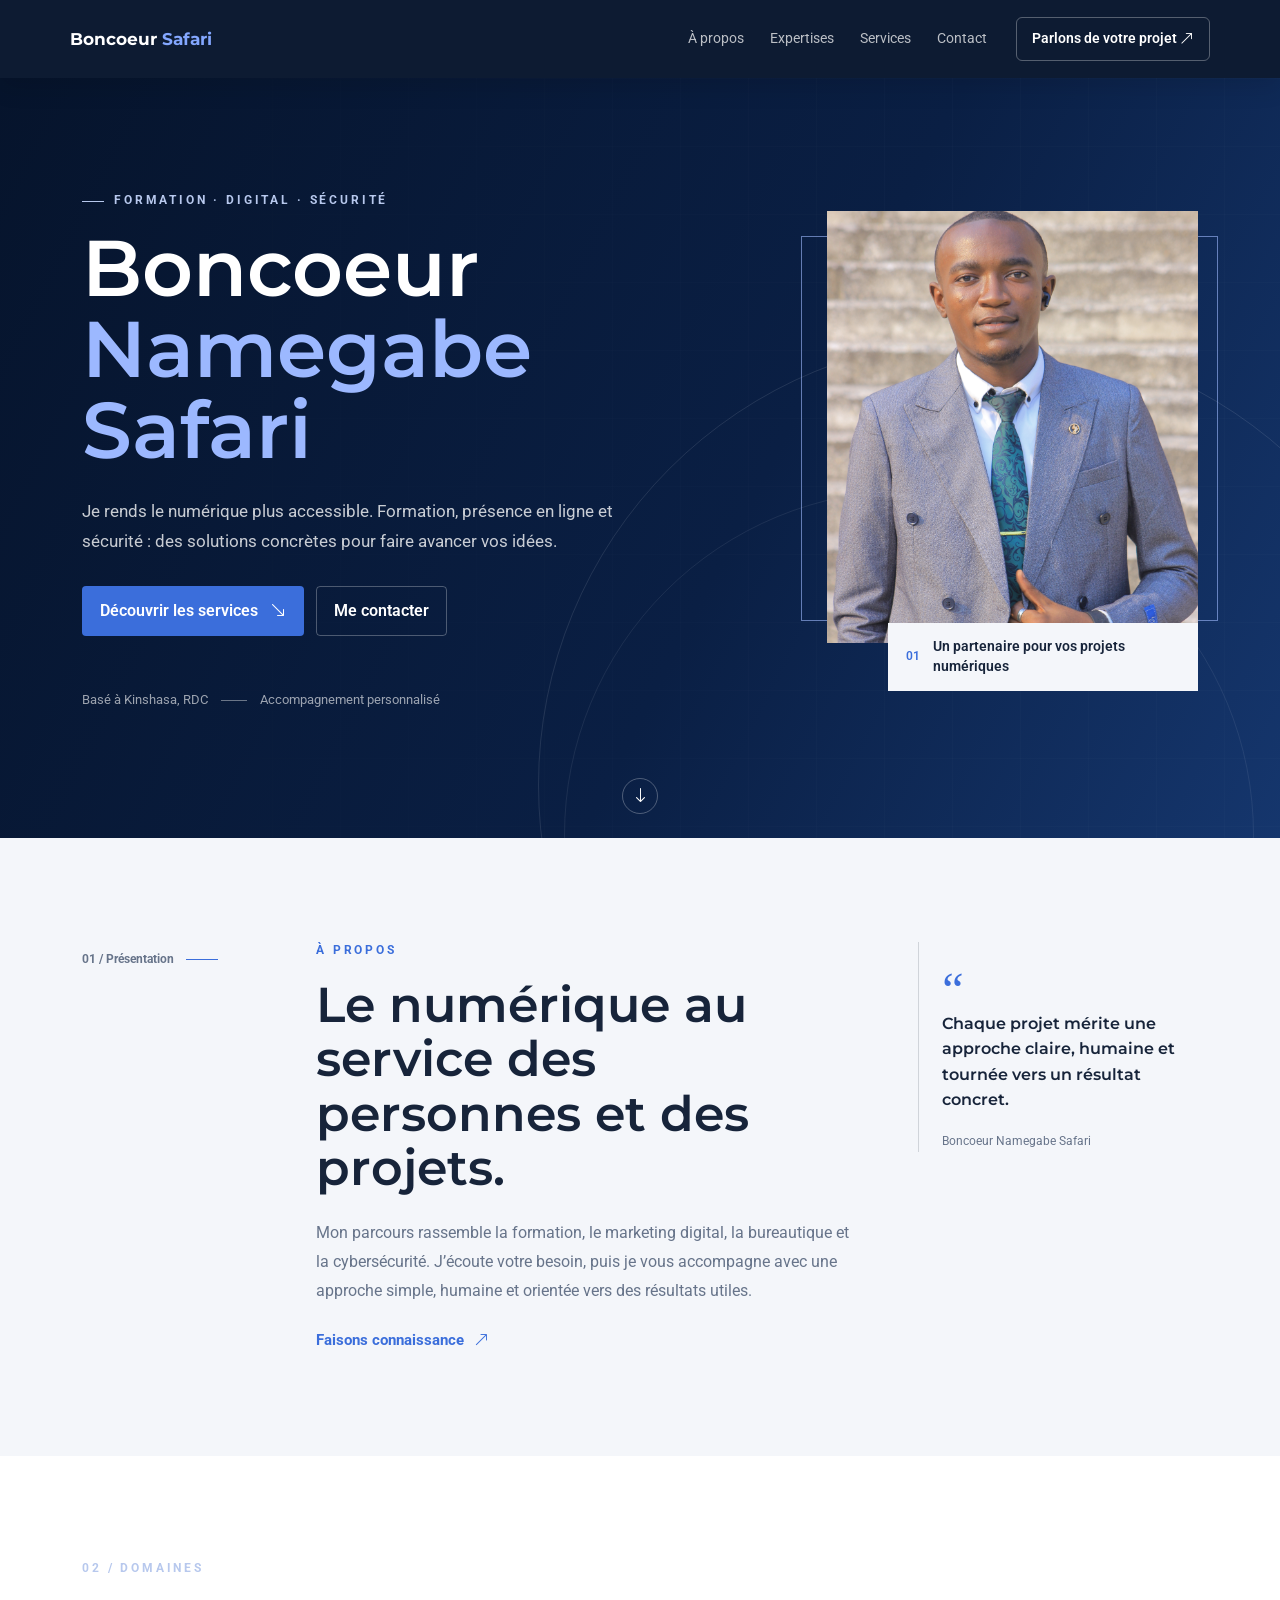
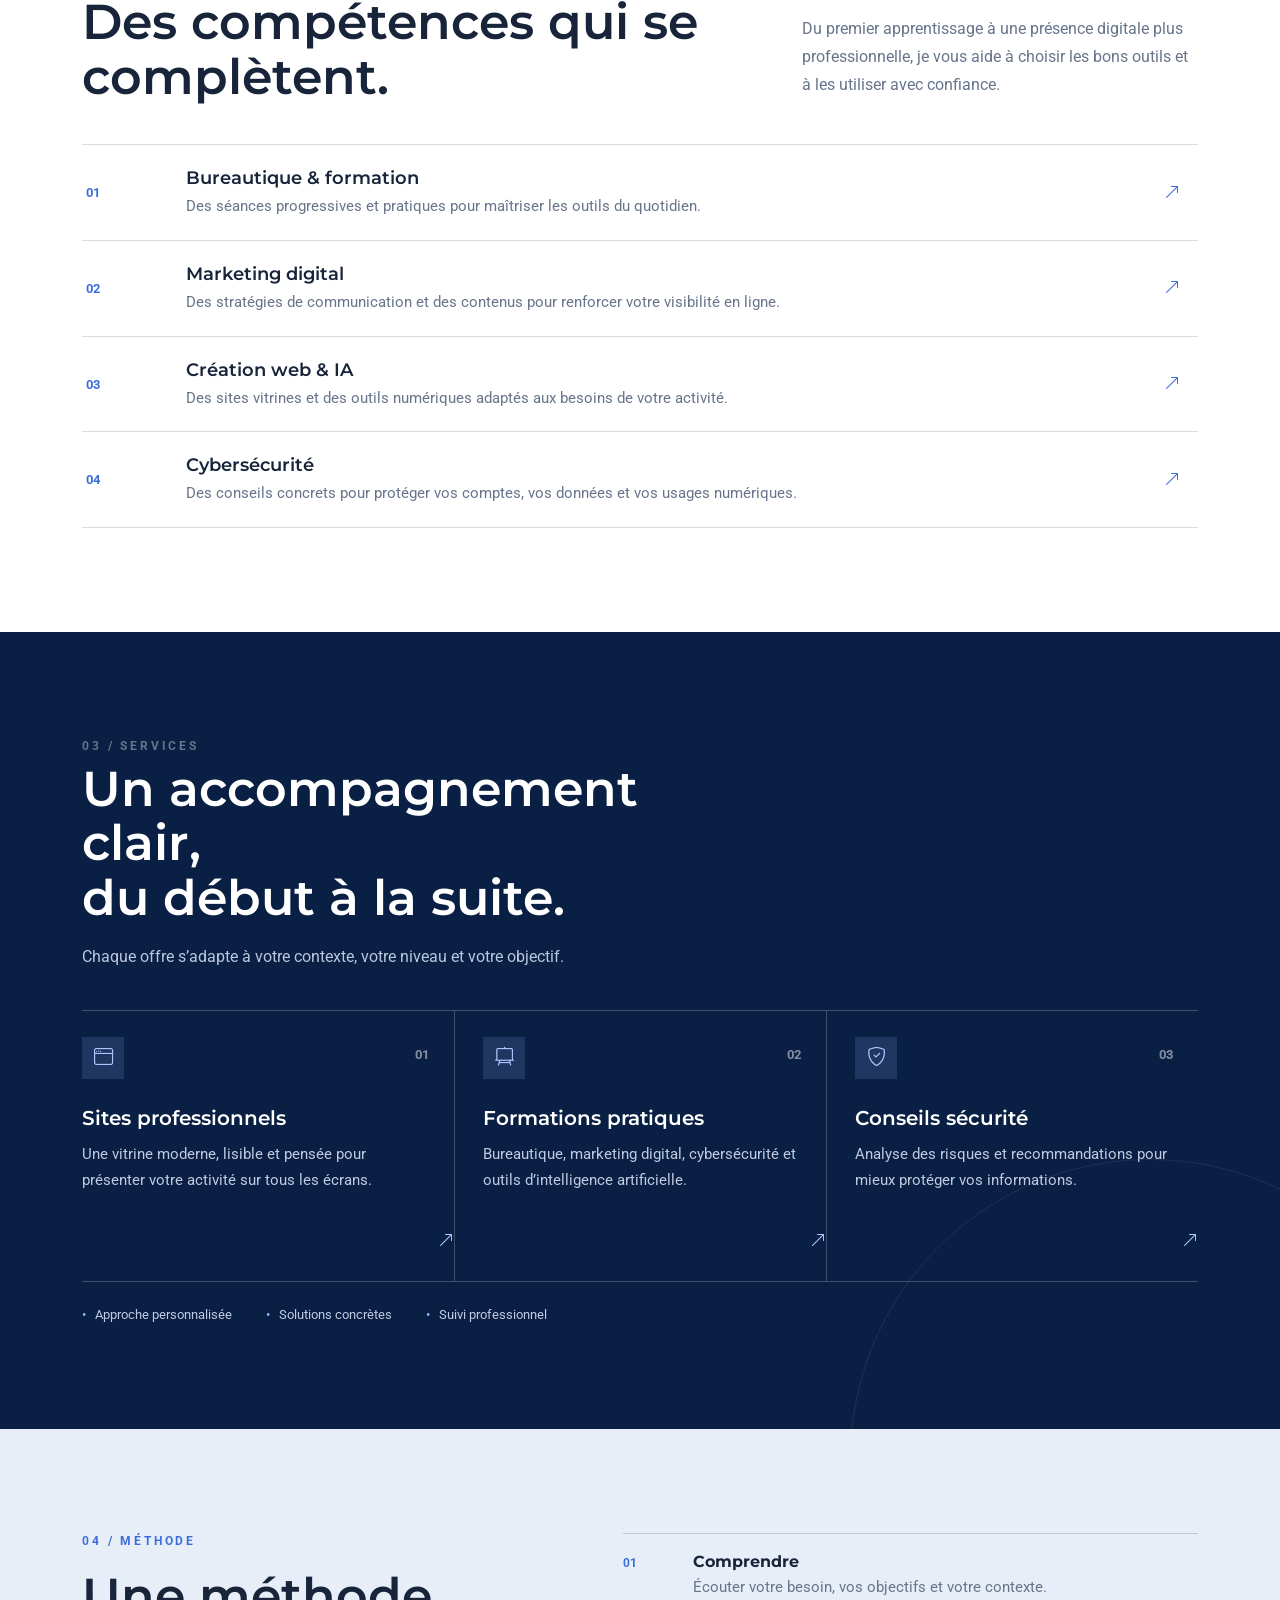
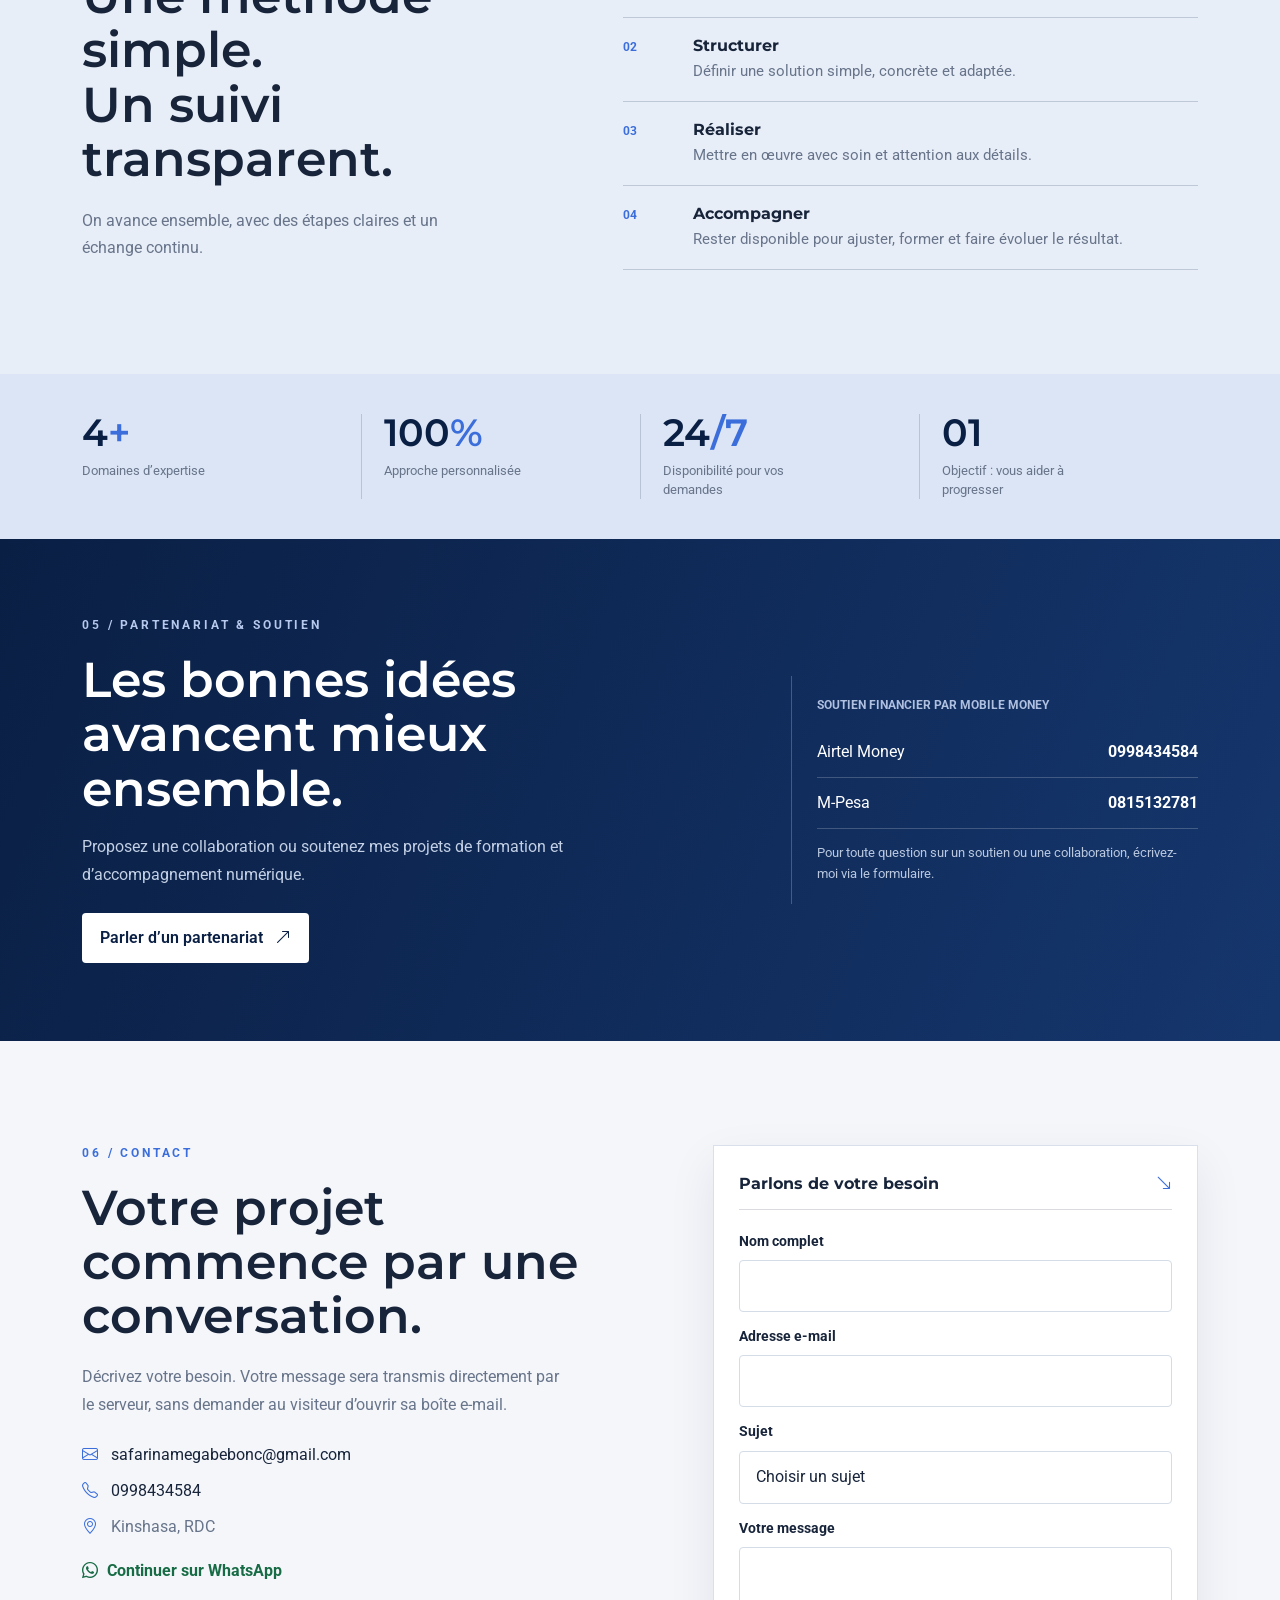
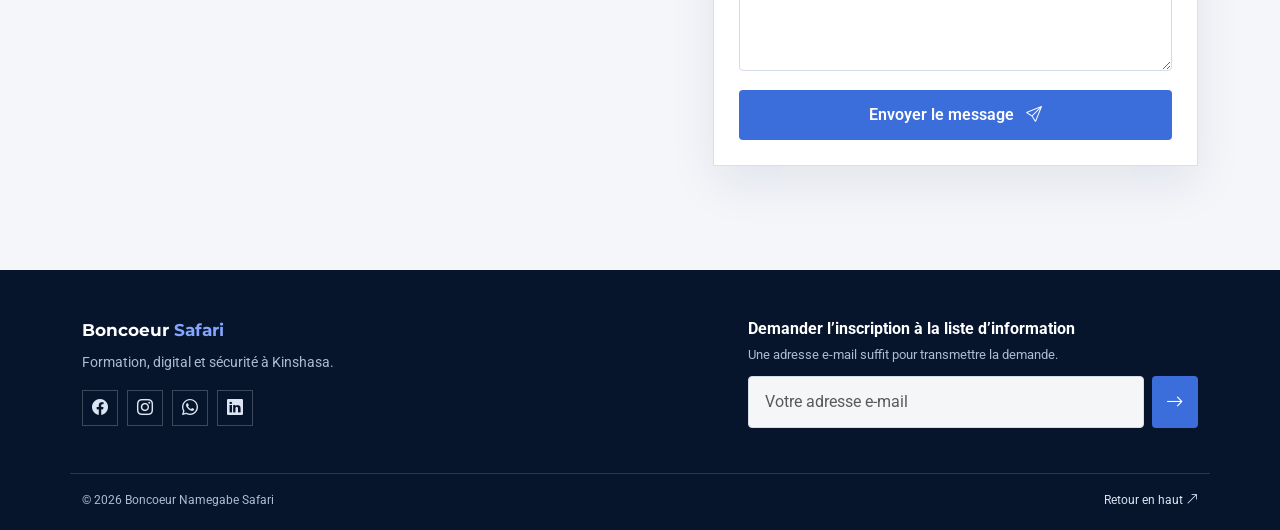
<file: index.html>
<!DOCTYPE html>
<html lang="fr">
<head>
  <meta charset="UTF-8" />
  <meta name="viewport" content="width=device-width, initial-scale=1.0" />
  <meta name="theme-color" content="#0a1f44" />
  <meta name="description" content="Boncoeur Namegabe Safari accompagne vos projets en formation digitale, bureautique, marketing, création web et cybersécurité à Kinshasa." />
  <title>Boncoeur Namegabe Safari | Formation et digital</title>
  <link rel="canonical" href="https://boncoeurnamegabe.com/" />
  <link rel="preconnect" href="https://fonts.googleapis.com" />
  <link rel="preconnect" href="https://fonts.gstatic.com" crossorigin />
  <link href="https://fonts.googleapis.com/css2?family=Montserrat:wght@400;500;600;700&family=Roboto:wght@400;500;700&display=swap" rel="stylesheet" />
  <link href="https://cdn.jsdelivr.net/npm/bootstrap@5.3.2/dist/css/bootstrap.min.css" rel="stylesheet" />
  <link href="https://cdn.jsdelivr.net/npm/bootstrap-icons@1.10.5/font/bootstrap-icons.css" rel="stylesheet" />
  <link rel="stylesheet" href="style.css" />
</head>
<body>
  <header class="site-header">
    <nav class="navbar navbar-expand-lg navbar-dark container" aria-label="Navigation principale">
      <a class="navbar-brand" href="#accueil">Boncoeur <span>Safari</span></a>
      <button class="navbar-toggler" type="button" data-bs-toggle="collapse" data-bs-target="#siteNavigation" aria-controls="siteNavigation" aria-expanded="false" aria-label="Ouvrir le menu">
        <span class="navbar-toggler-icon"></span>
      </button>
      <div class="collapse navbar-collapse" id="siteNavigation">
        <ul class="navbar-nav ms-auto align-items-lg-center">
          <li class="nav-item"><a class="nav-link" href="#parcours">À propos</a></li>
          <li class="nav-item"><a class="nav-link" href="#expertises">Expertises</a></li>
          <li class="nav-item"><a class="nav-link" href="#offres">Services</a></li>
          <li class="nav-item"><a class="nav-link" href="#contact">Contact</a></li>
          <li class="nav-item ms-lg-3"><a class="btn btn-nav" href="#contact">Parlons de votre projet <i class="bi bi-arrow-up-right" aria-hidden="true"></i></a></li>
        </ul>
      </div>
    </nav>
  </header>

  <main>
    <section class="hero" id="accueil">
      <div class="hero-grid" aria-hidden="true"></div>
      <div class="container hero-content">
        <div class="hero-copy">
          <p class="eyebrow"><span></span> Formation · Digital · Sécurité</p>
          <h1>Boncoeur<br /><em>Namegabe Safari</em></h1>
          <p class="hero-intro">Je rends le numérique plus accessible. Formation, présence en ligne et sécurité : des solutions concrètes pour faire avancer vos idées.</p>
          <div class="hero-actions">
            <a class="button button-blue" href="#offres">Découvrir les services <i class="bi bi-arrow-down-right" aria-hidden="true"></i></a>
            <a class="button button-quiet" href="#contact">Me contacter</a>
          </div>
          <div class="hero-meta"><span>Basé à Kinshasa, RDC</span><span class="meta-line"></span><span>Accompagnement personnalisé</span></div>
        </div>
        <figure class="hero-portrait">
          <img src="IMG_1755 (1)@-2041174286.JPG.jpg" alt="Boncoeur Namegabe Safari" />
          <figcaption><span>01</span> Un partenaire pour vos projets numériques</figcaption>
        </figure>
        <a class="hero-scroll" href="#parcours" aria-label="Défiler vers la présentation"><i class="bi bi-arrow-down" aria-hidden="true"></i></a>
      </div>
    </section>

    <section class="section section-paper" id="parcours">
      <div class="container about-layout">
        <div class="section-kicker"><span>01 / Présentation</span><span class="kicker-rule"></span></div>
        <div class="about-copy">
          <p class="eyebrow eyebrow-blue">À propos</p>
          <h2>Le numérique au service des personnes et des projets.</h2>
          <p>Mon parcours rassemble la formation, le marketing digital, la bureautique et la cybersécurité. J’écoute votre besoin, puis je vous accompagne avec une approche simple, humaine et orientée vers des résultats utiles.</p>
          <a class="text-link" href="#contact">Faisons connaissance <i class="bi bi-arrow-up-right" aria-hidden="true"></i></a>
        </div>
        <div class="about-note"><span class="note-mark">“</span><p>Chaque projet mérite une approche claire, humaine et tournée vers un résultat concret.</p><span class="note-credit">Boncoeur Namegabe Safari</span></div>
      </div>
    </section>

    <section class="section expertise-section" id="expertises">
      <div class="container">
        <div class="section-heading split-heading">
          <div><p class="eyebrow">02 / Domaines</p><h2>Des compétences qui se complètent.</h2></div>
          <p>Du premier apprentissage à une présence digitale plus professionnelle, je vous aide à choisir les bons outils et à les utiliser avec confiance.</p>
        </div>
        <div class="expertise-list">
          <article class="expertise-row"><span class="expertise-number">01</span><div><h3>Bureautique & formation</h3><p>Des séances progressives et pratiques pour maîtriser les outils du quotidien.</p></div><i class="bi bi-arrow-up-right" aria-hidden="true"></i></article>
          <article class="expertise-row"><span class="expertise-number">02</span><div><h3>Marketing digital</h3><p>Des stratégies de communication et des contenus pour renforcer votre visibilité en ligne.</p></div><i class="bi bi-arrow-up-right" aria-hidden="true"></i></article>
          <article class="expertise-row"><span class="expertise-number">03</span><div><h3>Création web & IA</h3><p>Des sites vitrines et des outils numériques adaptés aux besoins de votre activité.</p></div><i class="bi bi-arrow-up-right" aria-hidden="true"></i></article>
          <article class="expertise-row"><span class="expertise-number">04</span><div><h3>Cybersécurité</h3><p>Des conseils concrets pour protéger vos comptes, vos données et vos usages numériques.</p></div><i class="bi bi-arrow-up-right" aria-hidden="true"></i></article>
        </div>
      </div>
    </section>

    <section class="section services-section" id="offres">
      <div class="container">
        <div class="section-heading services-heading">
          <p class="eyebrow">03 / Services</p>
          <h2>Un accompagnement clair,<br />du début à la suite.</h2>
          <p>Chaque offre s’adapte à votre contexte, votre niveau et votre objectif.</p>
        </div>
        <div class="services-grid">
          <article class="service-item"><span class="service-icon"><i class="bi bi-window" aria-hidden="true"></i></span><span class="service-index">01</span><h3>Sites professionnels</h3><p>Une vitrine moderne, lisible et pensée pour présenter votre activité sur tous les écrans.</p><a href="#contact" aria-label="Demander un site professionnel"><i class="bi bi-arrow-up-right" aria-hidden="true"></i></a></article>
          <article class="service-item"><span class="service-icon"><i class="bi bi-easel2" aria-hidden="true"></i></span><span class="service-index">02</span><h3>Formations pratiques</h3><p>Bureautique, marketing digital, cybersécurité et outils d’intelligence artificielle.</p><a href="#contact" aria-label="Demander une formation"><i class="bi bi-arrow-up-right" aria-hidden="true"></i></a></article>
          <article class="service-item"><span class="service-icon"><i class="bi bi-shield-check" aria-hidden="true"></i></span><span class="service-index">03</span><h3>Conseils sécurité</h3><p>Analyse des risques et recommandations pour mieux protéger vos informations.</p><a href="#contact" aria-label="Demander un conseil sécurité"><i class="bi bi-arrow-up-right" aria-hidden="true"></i></a></article>
        </div>
        <div class="service-footnote"><span>Approche personnalisée</span><span>Solutions concrètes</span><span>Suivi professionnel</span></div>
      </div>
    </section>

    <section class="section method-section" id="methode">
      <div class="container method-layout">
        <div><p class="eyebrow eyebrow-blue">04 / Méthode</p><h2>Une méthode simple.<br />Un suivi transparent.</h2><p class="method-intro">On avance ensemble, avec des étapes claires et un échange continu.</p></div>
        <ol class="method-steps">
          <li><span>01</span><div><h3>Comprendre</h3><p>Écouter votre besoin, vos objectifs et votre contexte.</p></div></li>
          <li><span>02</span><div><h3>Structurer</h3><p>Définir une solution simple, concrète et adaptée.</p></div></li>
          <li><span>03</span><div><h3>Réaliser</h3><p>Mettre en œuvre avec soin et attention aux détails.</p></div></li>
          <li><span>04</span><div><h3>Accompagner</h3><p>Rester disponible pour ajuster, former et faire évoluer le résultat.</p></div></li>
        </ol>
      </div>
    </section>

    <section class="numbers-band" aria-label="Repères">
      <div class="container numbers-grid">
        <div><strong>4<span>+</span></strong><p>Domaines d’expertise</p></div>
        <div><strong>100<span>%</span></strong><p>Approche personnalisée</p></div>
        <div><strong>24<span>/7</span></strong><p>Disponibilité pour vos demandes</p></div>
        <div><strong>01</strong><p>Objectif : vous aider à progresser</p></div>
      </div>
    </section>

    <section class="support-section" id="soutien">
      <div class="container support-layout">
        <div><p class="eyebrow">05 / Partenariat & soutien</p><h2>Les bonnes idées avancent mieux ensemble.</h2><p>Proposez une collaboration ou soutenez mes projets de formation et d’accompagnement numérique.</p><a class="button button-light" href="#contact">Parler d’un partenariat <i class="bi bi-arrow-up-right" aria-hidden="true"></i></a></div>
        <div class="support-details"><p class="support-label">Soutien financier par mobile money</p><div class="payment-line"><span>Airtel Money</span><a href="tel:0998434584">0998434584</a></div><div class="payment-line"><span>M-Pesa</span><a href="tel:0815132781">0815132781</a></div><p class="support-note">Pour toute question sur un soutien ou une collaboration, écrivez-moi via le formulaire.</p></div>
      </div>
    </section>

    <section class="section contact-section" id="contact">
      <div class="container contact-layout">
        <div class="contact-copy">
          <p class="eyebrow eyebrow-blue">06 / Contact</p><h2>Votre projet commence par une conversation.</h2>
          <p>Décrivez votre besoin. Votre message sera transmis directement par le serveur, sans demander au visiteur d’ouvrir sa boîte e-mail.</p>
          <ul class="contact-list"><li><i class="bi bi-envelope" aria-hidden="true"></i><a href="mailto:safarinamegabebonc@gmail.com">safarinamegabebonc@gmail.com</a></li><li><i class="bi bi-telephone" aria-hidden="true"></i><a href="tel:0998434584">0998434584</a></li><li><i class="bi bi-geo-alt" aria-hidden="true"></i>Kinshasa, RDC</li></ul>
          <a class="whatsapp-link" href="https://wa.me/qr/FUIUVKXXEQS2K1" target="_blank" rel="noopener noreferrer"><i class="bi bi-whatsapp" aria-hidden="true"></i> Continuer sur WhatsApp</a>
        </div>
        <form id="contactForm" class="site-form">
          <div class="form-heading"><span>Parlons de votre besoin</span><i class="bi bi-arrow-down-right" aria-hidden="true"></i></div>
          <label for="contactName">Nom complet</label><input class="form-control" id="contactName" name="name" autocomplete="name" required />
          <label for="contactEmail">Adresse e-mail</label><input class="form-control" id="contactEmail" name="email" type="email" autocomplete="email" required />
          <label for="contactSubject">Sujet</label><select class="form-select" id="contactSubject" name="subject" required><option value="">Choisir un sujet</option><option>Consultation</option><option>Formation</option><option>Création de site</option><option>Marketing digital</option><option>Cybersécurité</option><option>Partenariat</option><option>Soutien financier</option><option>Autre demande</option></select>
          <label for="contactMessage">Votre message</label><textarea class="form-control" id="contactMessage" name="message" rows="4" required></textarea>
          <button class="button button-blue form-submit" type="submit">Envoyer le message <i class="bi bi-send" aria-hidden="true"></i></button>
          <p id="contactStatus" class="form-status d-none" role="status"></p>
        </form>
      </div>
    </section>
  </main>

  <footer class="site-footer">
    <div class="container footer-main">
      <div class="footer-identity"><a class="navbar-brand" href="#accueil">Boncoeur <span>Safari</span></a><p>Formation, digital et sécurité à Kinshasa.</p><div class="social-links"><a href="https://www.facebook.com/profile.php?id=61557416573533" target="_blank" rel="noopener noreferrer" aria-label="Facebook"><i class="bi bi-facebook" aria-hidden="true"></i></a><a href="https://www.instagram.com/safari202571?igsh=Mzg0N2ZqN3dqaWE3" target="_blank" rel="noopener noreferrer" aria-label="Instagram"><i class="bi bi-instagram" aria-hidden="true"></i></a><a href="https://wa.me/qr/FUIUVKXXEQS2K1" target="_blank" rel="noopener noreferrer" aria-label="WhatsApp"><i class="bi bi-whatsapp" aria-hidden="true"></i></a><a href="https://www.linkedin.com/in/safari-boncoeur-namegabe-6716543b9?utm_source=share_via&utm_content=profile&utm_medium=member_android" target="_blank" rel="noopener noreferrer" aria-label="LinkedIn"><i class="bi bi-linkedin" aria-hidden="true"></i></a></div></div>
      <form id="newsletterForm" class="newsletter-form"><label for="newsletterEmail">Demander l’inscription à la liste d’information</label><p>Une adresse e-mail suffit pour transmettre la demande.</p><div class="newsletter-input"><input class="form-control" id="newsletterEmail" name="email" type="email" autocomplete="email" placeholder="Votre adresse e-mail" required /><button type="submit" aria-label="Envoyer la demande d’inscription"><i class="bi bi-arrow-right" aria-hidden="true"></i></button></div><p id="newsletterStatus" class="form-status d-none" role="status"></p></form>
    </div>
    <div class="container footer-bottom"><span>© 2026 Boncoeur Namegabe Safari</span><a href="#accueil">Retour en haut <i class="bi bi-arrow-up-right" aria-hidden="true"></i></a></div>
  </footer>

  <script src="https://cdn.jsdelivr.net/npm/bootstrap@5.3.2/dist/js/bootstrap.bundle.min.js"></script>
  <script>
    document.addEventListener('DOMContentLoaded', () => {
      const web3FormsEndpoint = 'https://api.web3forms.com/submit';
      const web3FormsAccessKey = '0b134ad1-3c1b-49d5-8700-39f3c54ef824';

      const sendWeb3Form = async (fields) => {
        const payload = {
          access_key: web3FormsAccessKey,
          from_name: 'Boncoeur Safari — Portfolio',
          ...fields
        };

        let response;
        try {
          response = await fetch(web3FormsEndpoint, {
            method: 'POST',
            headers: {
              'Content-Type': 'application/json',
              'Accept': 'application/json'
            },
            body: JSON.stringify(payload)
          });
        } catch {
          throw new Error('Web3Forms est inaccessible depuis ce réseau. Vérifiez votre connexion puis réessayez.');
        }

        let result;
        try {
          result = await response.json();
        } catch {
          throw new Error('Web3Forms a renvoyé une réponse invalide.');
        }

        if (!response.ok || result.success === false || result.success === 'false') {
          throw new Error(result.message || 'Web3Forms n’a pas accepté le message.');
        }

        return result;
      };

      const submitEmailForm = async (form, status, emailSubject, fields, successText) => {
        const button = form.querySelector('[type="submit"]');
        const originalMarkup = button.innerHTML;
        button.disabled = true;
        button.innerHTML = '<span class="spinner-border spinner-border-sm" aria-hidden="true"></span> Envoi...';
        status.classList.remove('d-none', 'is-error');
        status.textContent = '';

        try {
          await sendWeb3Form({
            subject: emailSubject,
            ...fields
          });
          status.textContent = successText;
          form.reset();
        } catch (error) {
          status.textContent = error.message || 'Le message n’a pas pu être envoyé. Réessayez plus tard.';
          status.classList.add('is-error');
        } finally {
          status.classList.remove('d-none');
          button.disabled = false;
          button.innerHTML = originalMarkup;
        }
      };

      const contactForm = document.getElementById('contactForm');
      contactForm.addEventListener('submit', (event) => {
        event.preventDefault();
        const form = event.currentTarget;
        submitEmailForm(form, document.getElementById('contactStatus'), 'Nouveau message depuis le site vitrine', {
          name: form.elements.name.value.trim(),
          email: form.elements.email.value.trim(),
          request_subject: form.elements.subject.value,
          message: form.elements.message.value.trim()
        }, 'Votre message a été envoyé à safarinamegabebonc@gmail.com.');
      });

      const newsletterForm = document.getElementById('newsletterForm');
      newsletterForm.addEventListener('submit', (event) => {
        event.preventDefault();
        const form = event.currentTarget;
        submitEmailForm(form, document.getElementById('newsletterStatus'), 'Nouvelle inscription à la liste d’information', {
          email: form.elements.email.value.trim(),
          message: 'Inscription à la liste d’information depuis le site vitrine.'
        }, 'Abonnement confirmé.');
      });

      const menu = document.getElementById('siteNavigation');
      menu.querySelectorAll('a[href^="#"]').forEach((link) => link.addEventListener('click', () => {
        const collapse = bootstrap.Collapse.getInstance(menu);
        if (collapse && window.innerWidth < 992) collapse.hide();
      }));
    });
  </script>
</body>
</html>
</file>
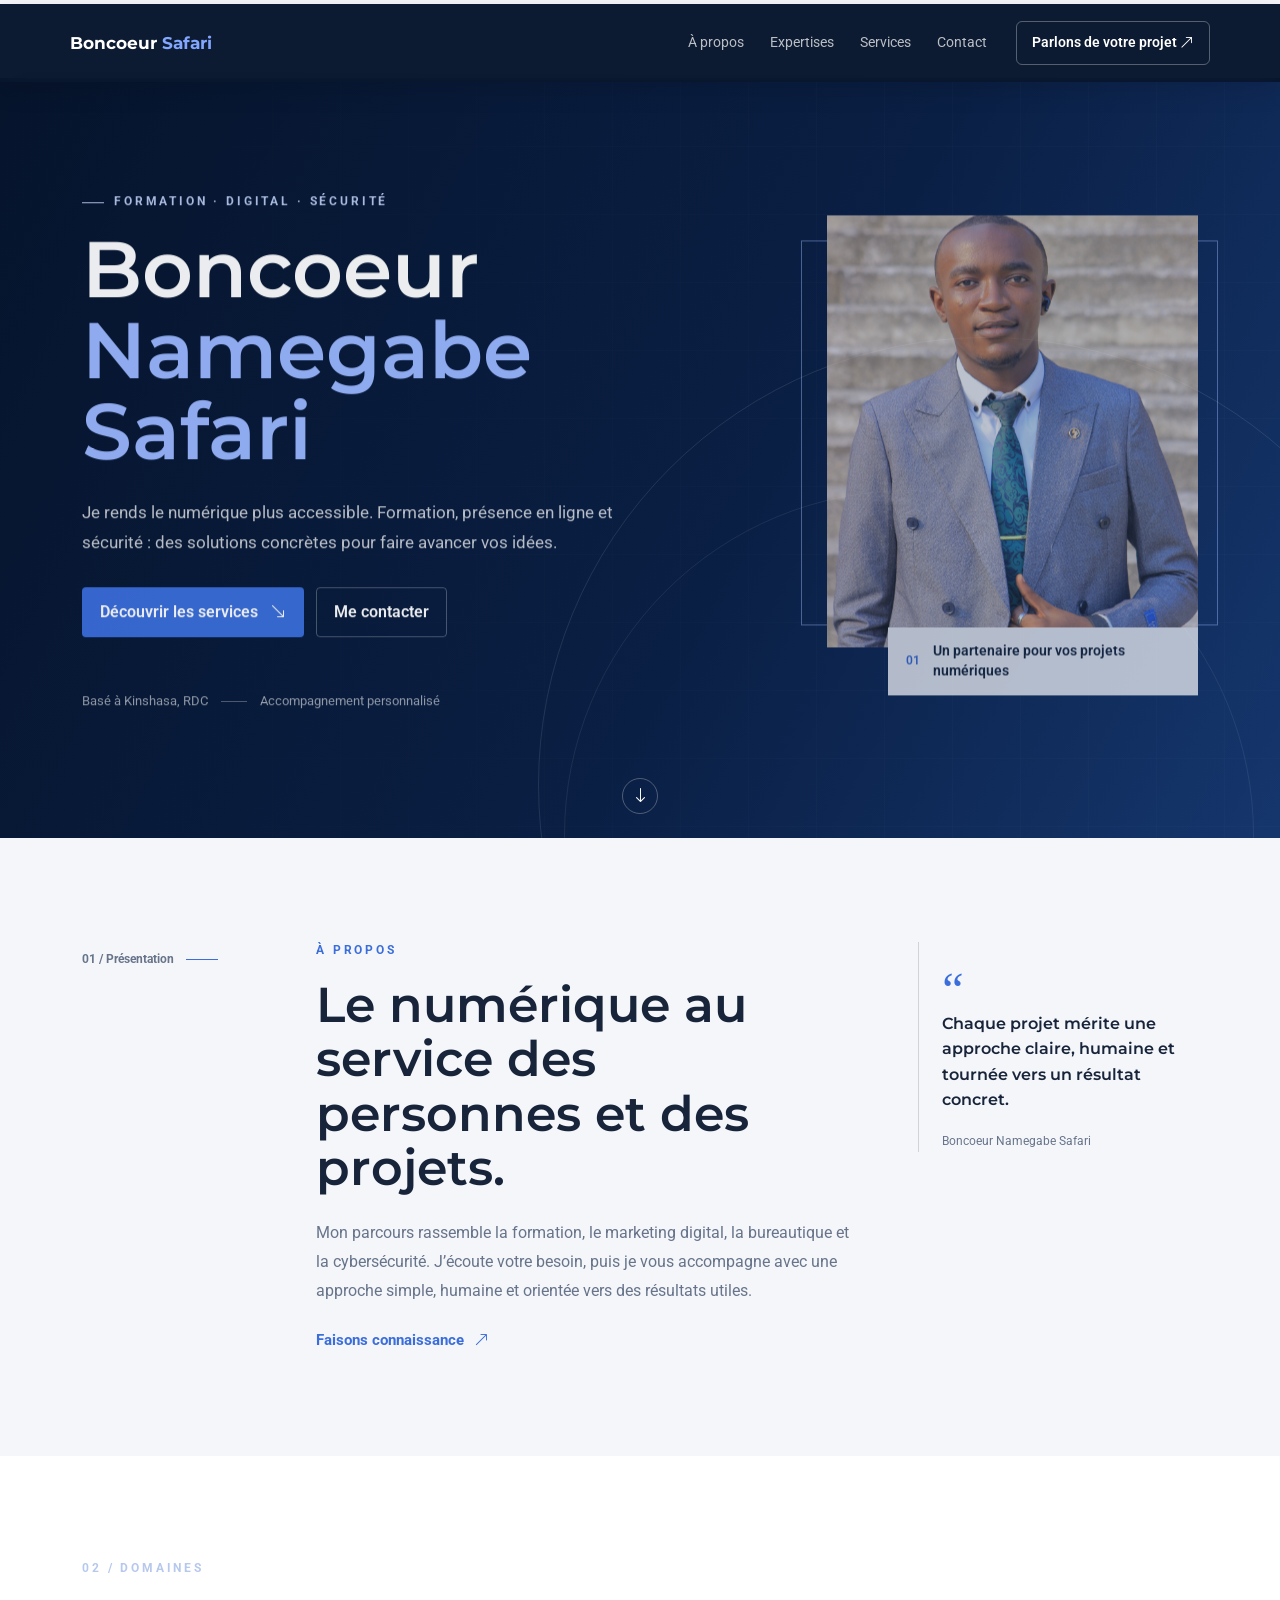
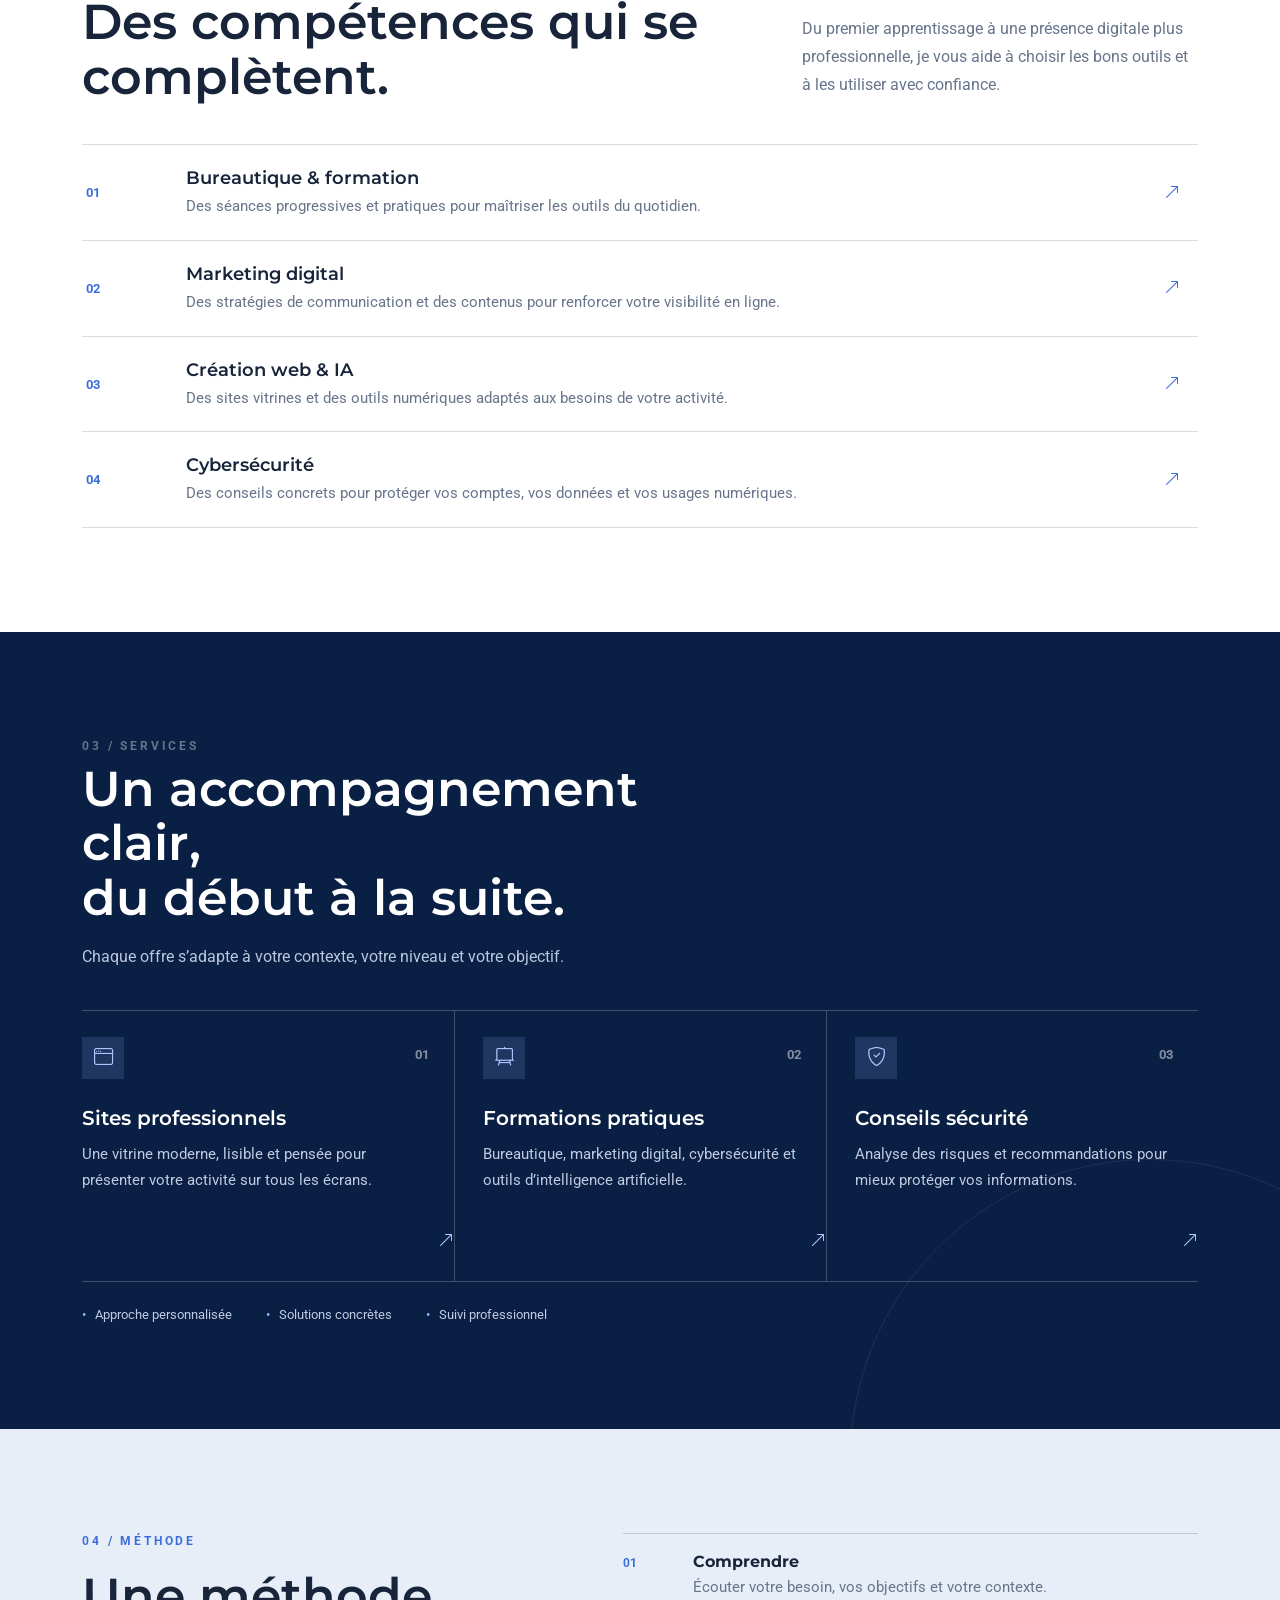
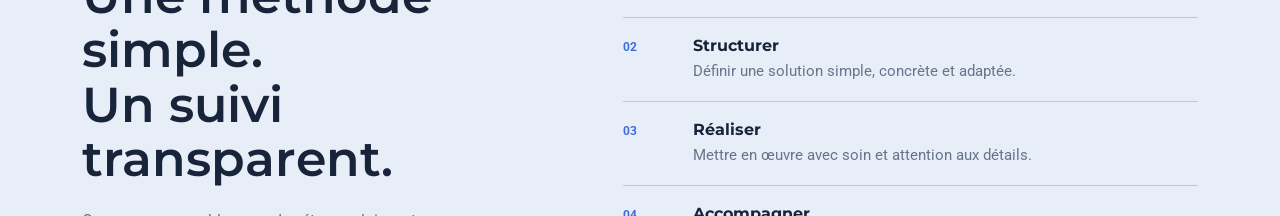
<file: formulaire.html>
<!DOCTYPE html>
<html lang="fr">
<head>
  <meta charset="UTF-8" />
  <meta name="viewport" content="width=device-width, initial-scale=1.0" />
  <meta http-equiv="refresh" content="0; url=index.html#contact" />
  <title>Contact | Boncoeur Namegabe Safari</title>
</head>
<body><p>Le formulaire est regroupé sur la page d’accueil. <a href="index.html#contact">Accéder au formulaire</a>.</p></body>
</html>
</file>
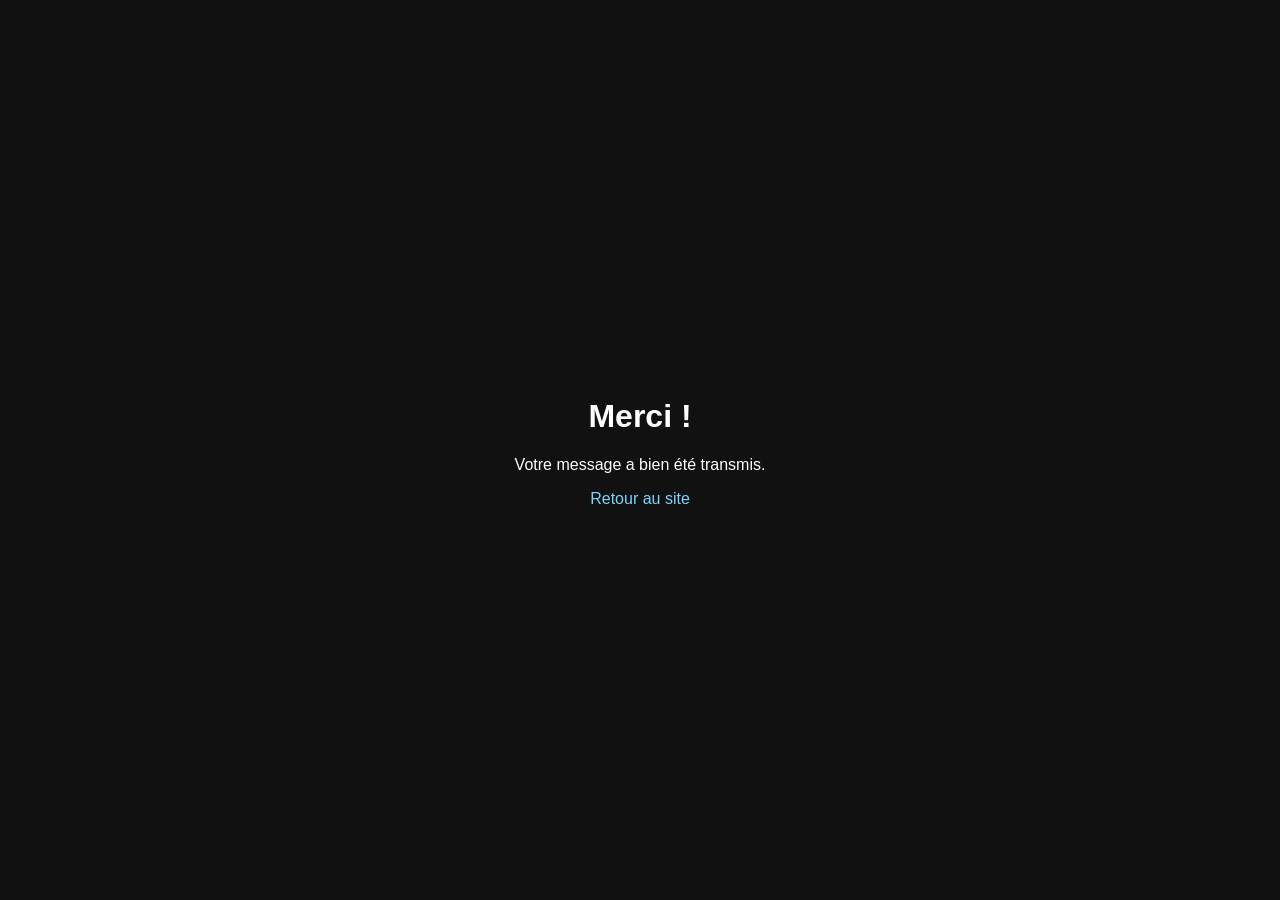
<file: merci.html>
<!doctype html>
<html lang="fr">
<head>
  <meta charset="utf-8">
  <meta name="viewport" content="width=device-width, initial-scale=1">
  <title>Merci | Boncoeur Safari</title>
  <meta name="robots" content="noindex">
  <style>
    body{font-family:Arial,sans-serif;display:flex;align-items:center;justify-content:center;
         min-height:100vh;margin:0;background:#111;color:#fff;text-align:center}
    .box{max-width:600px;padding:40px}
    a{color:#7dd3fc;text-decoration:none}
  </style>
</head>
<body>
  <main class="box">
    <h1>Merci !</h1>
    <p>Votre message a bien été transmis.</p>
    <p><a href="/">Retour au site</a></p>
  </main>
</body>
</html>
</file>
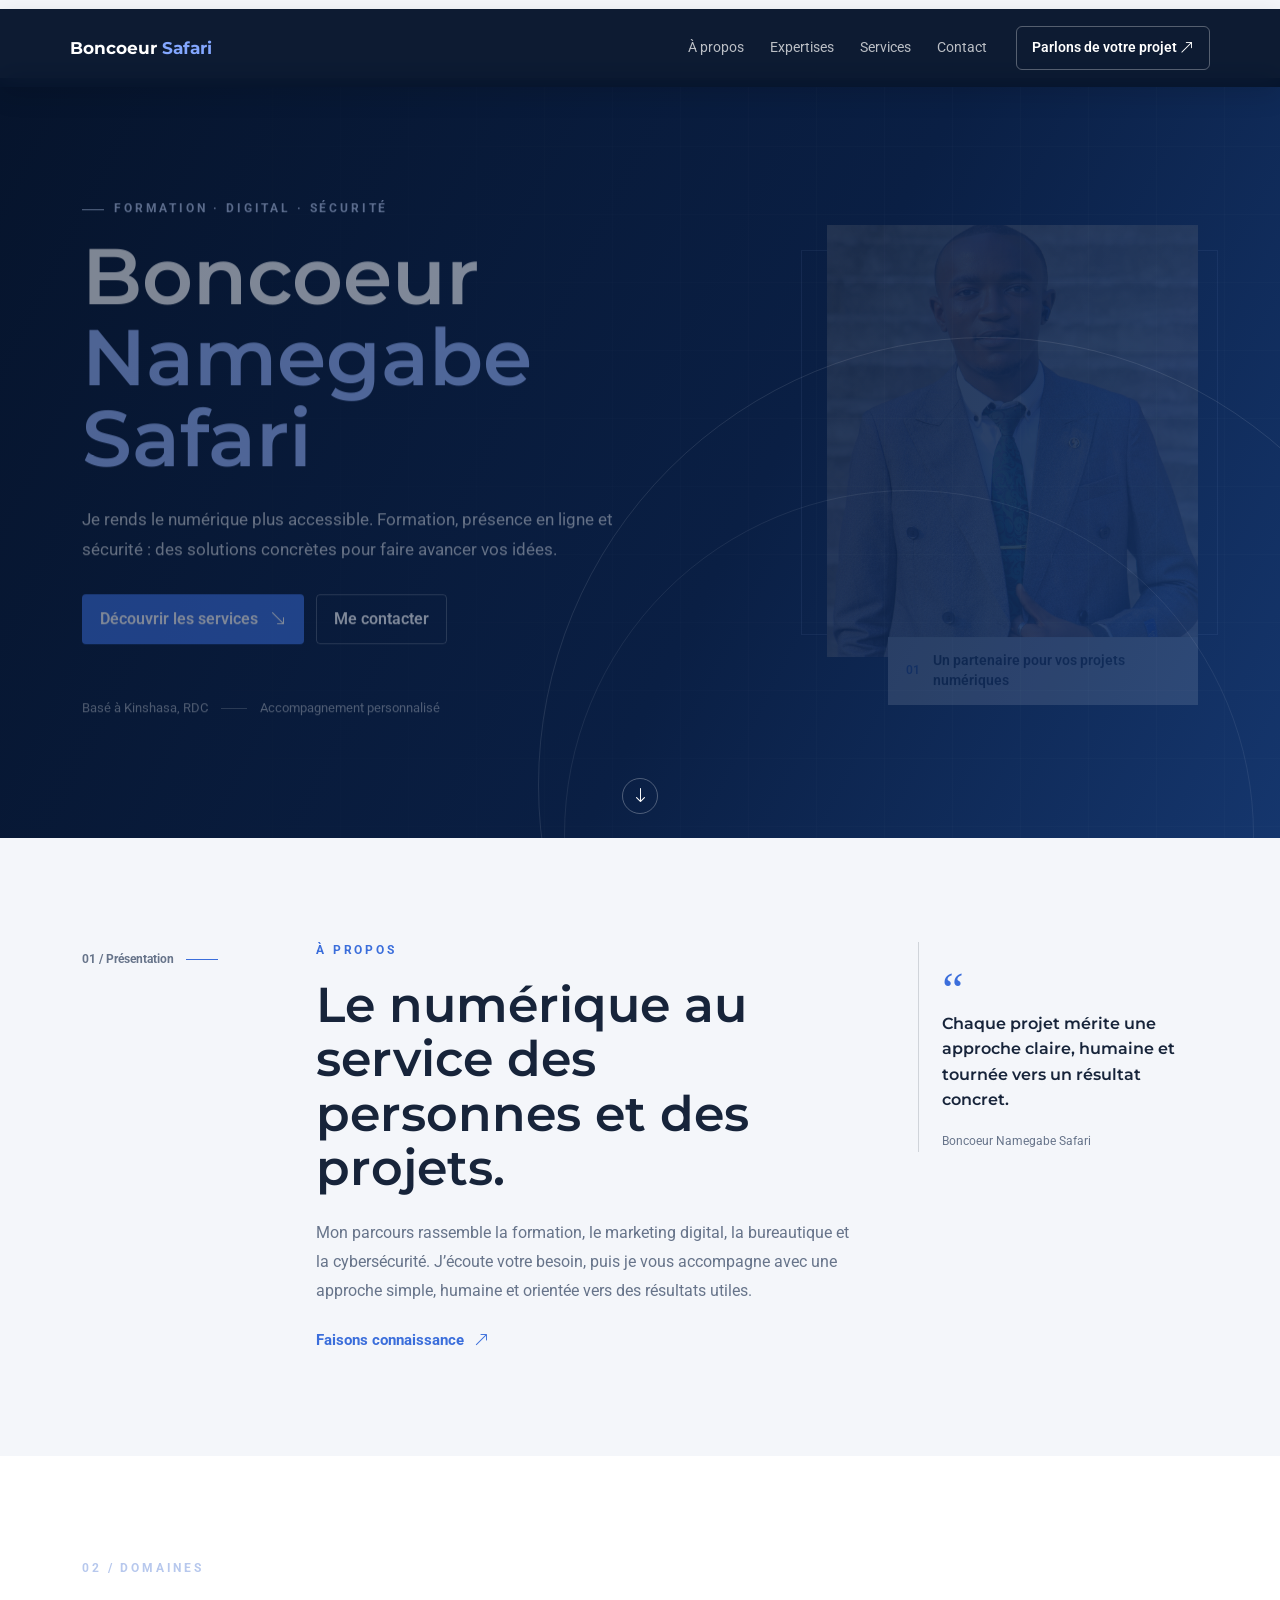
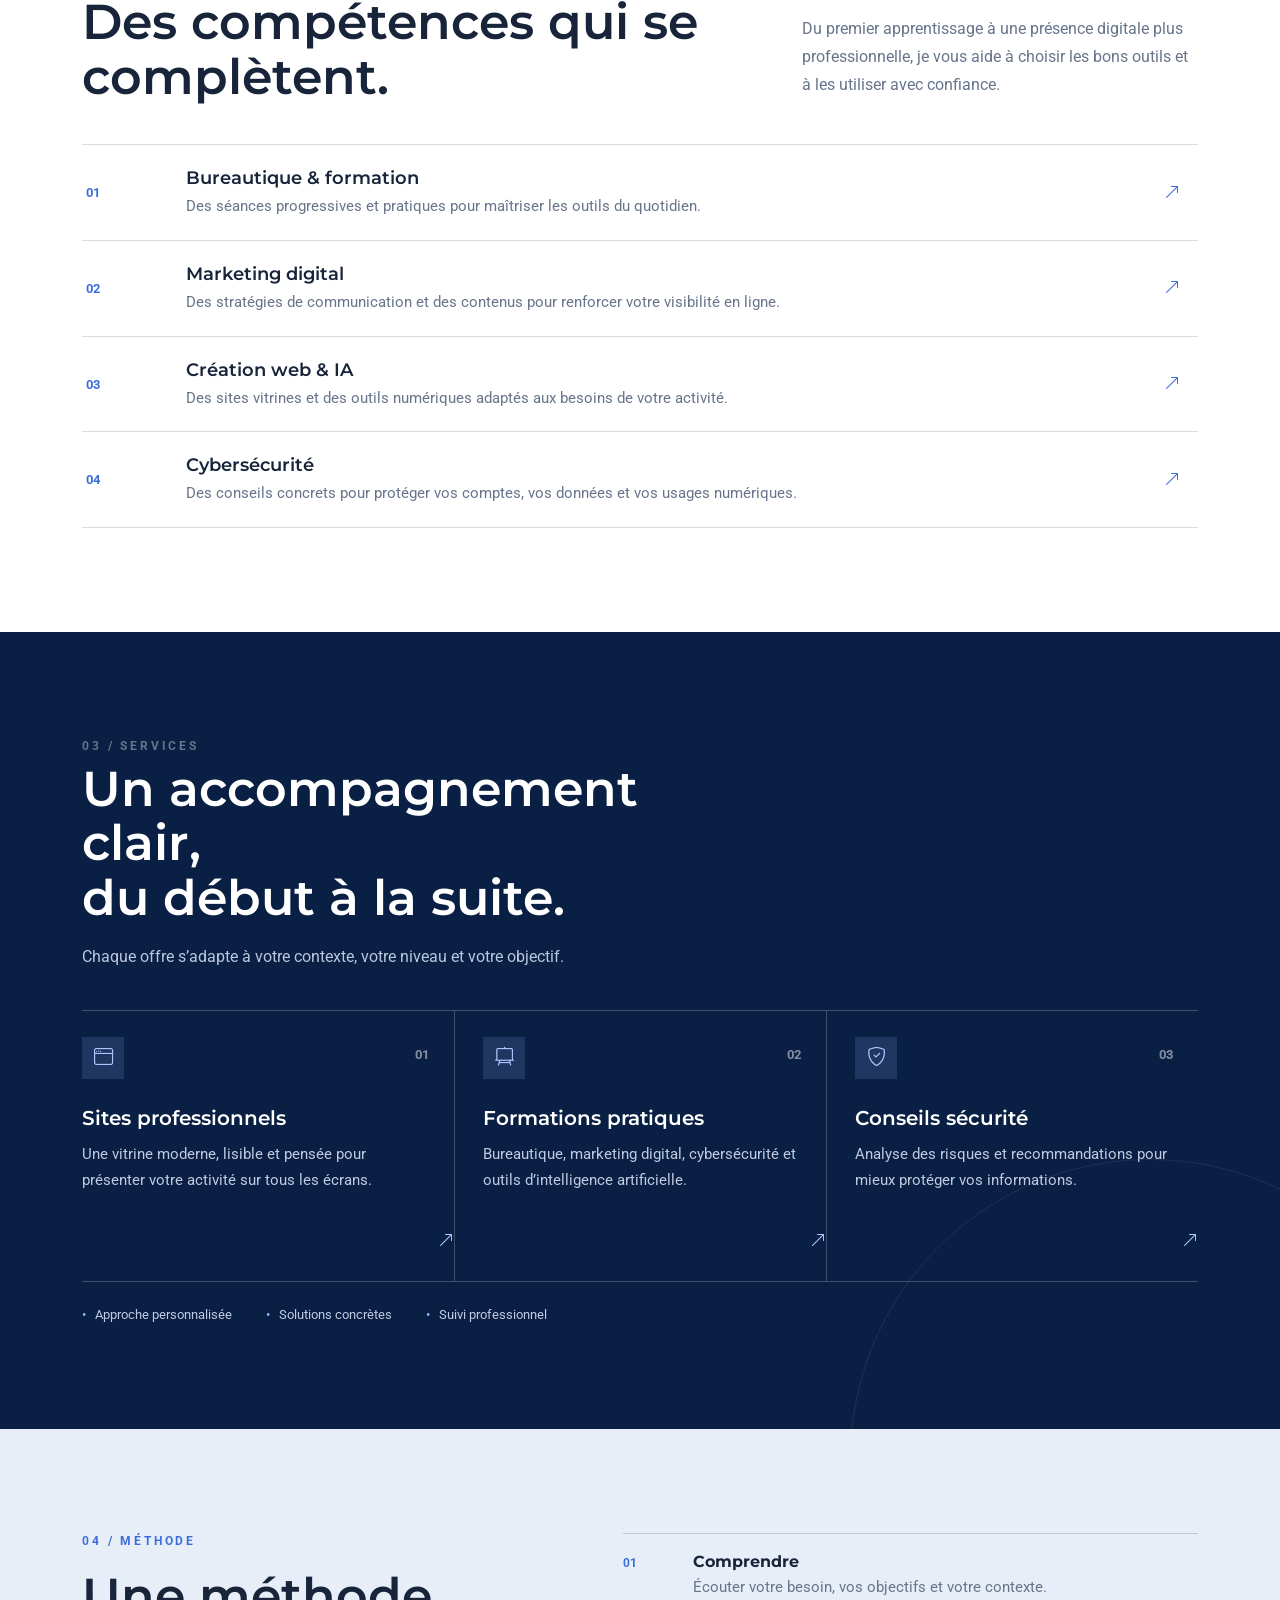
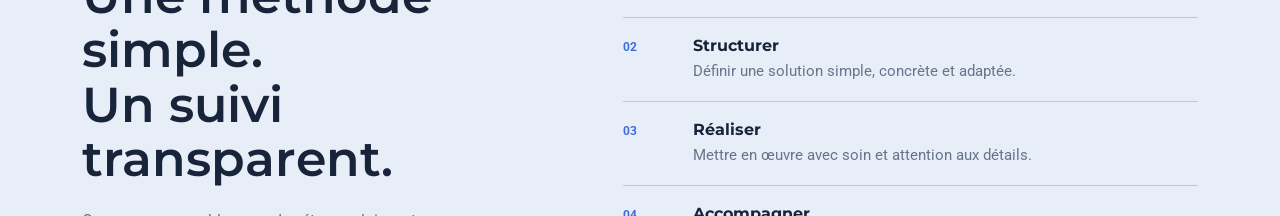
<file: offres.html>
<!DOCTYPE html>
<html lang="fr">
<head>
  <meta charset="UTF-8" />
  <meta name="viewport" content="width=device-width, initial-scale=1.0" />
  <meta http-equiv="refresh" content="0; url=index.html#offres" />
  <title>Services | Boncoeur Namegabe Safari</title>
</head>
<body><p>Les services sont regroupés sur la page d’accueil. <a href="index.html#offres">Voir les services</a>.</p></body>
</html>
</file>
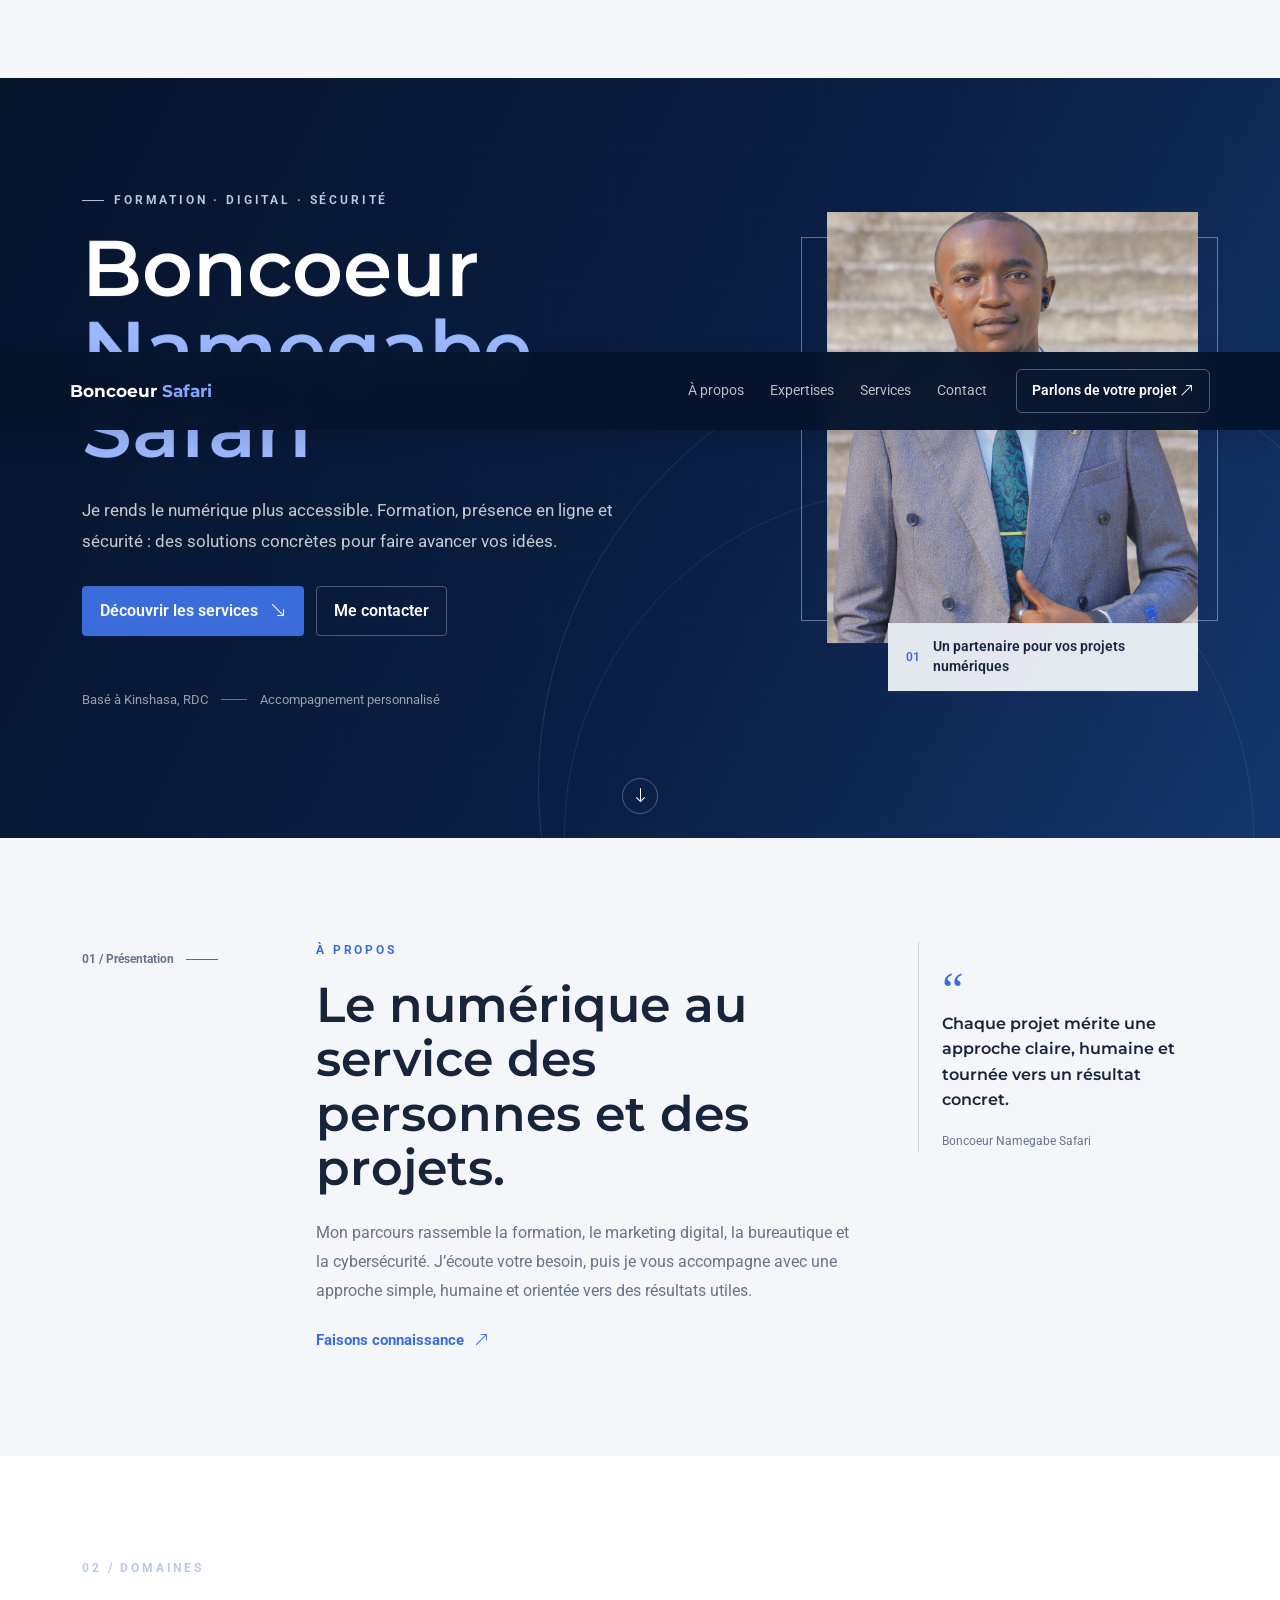
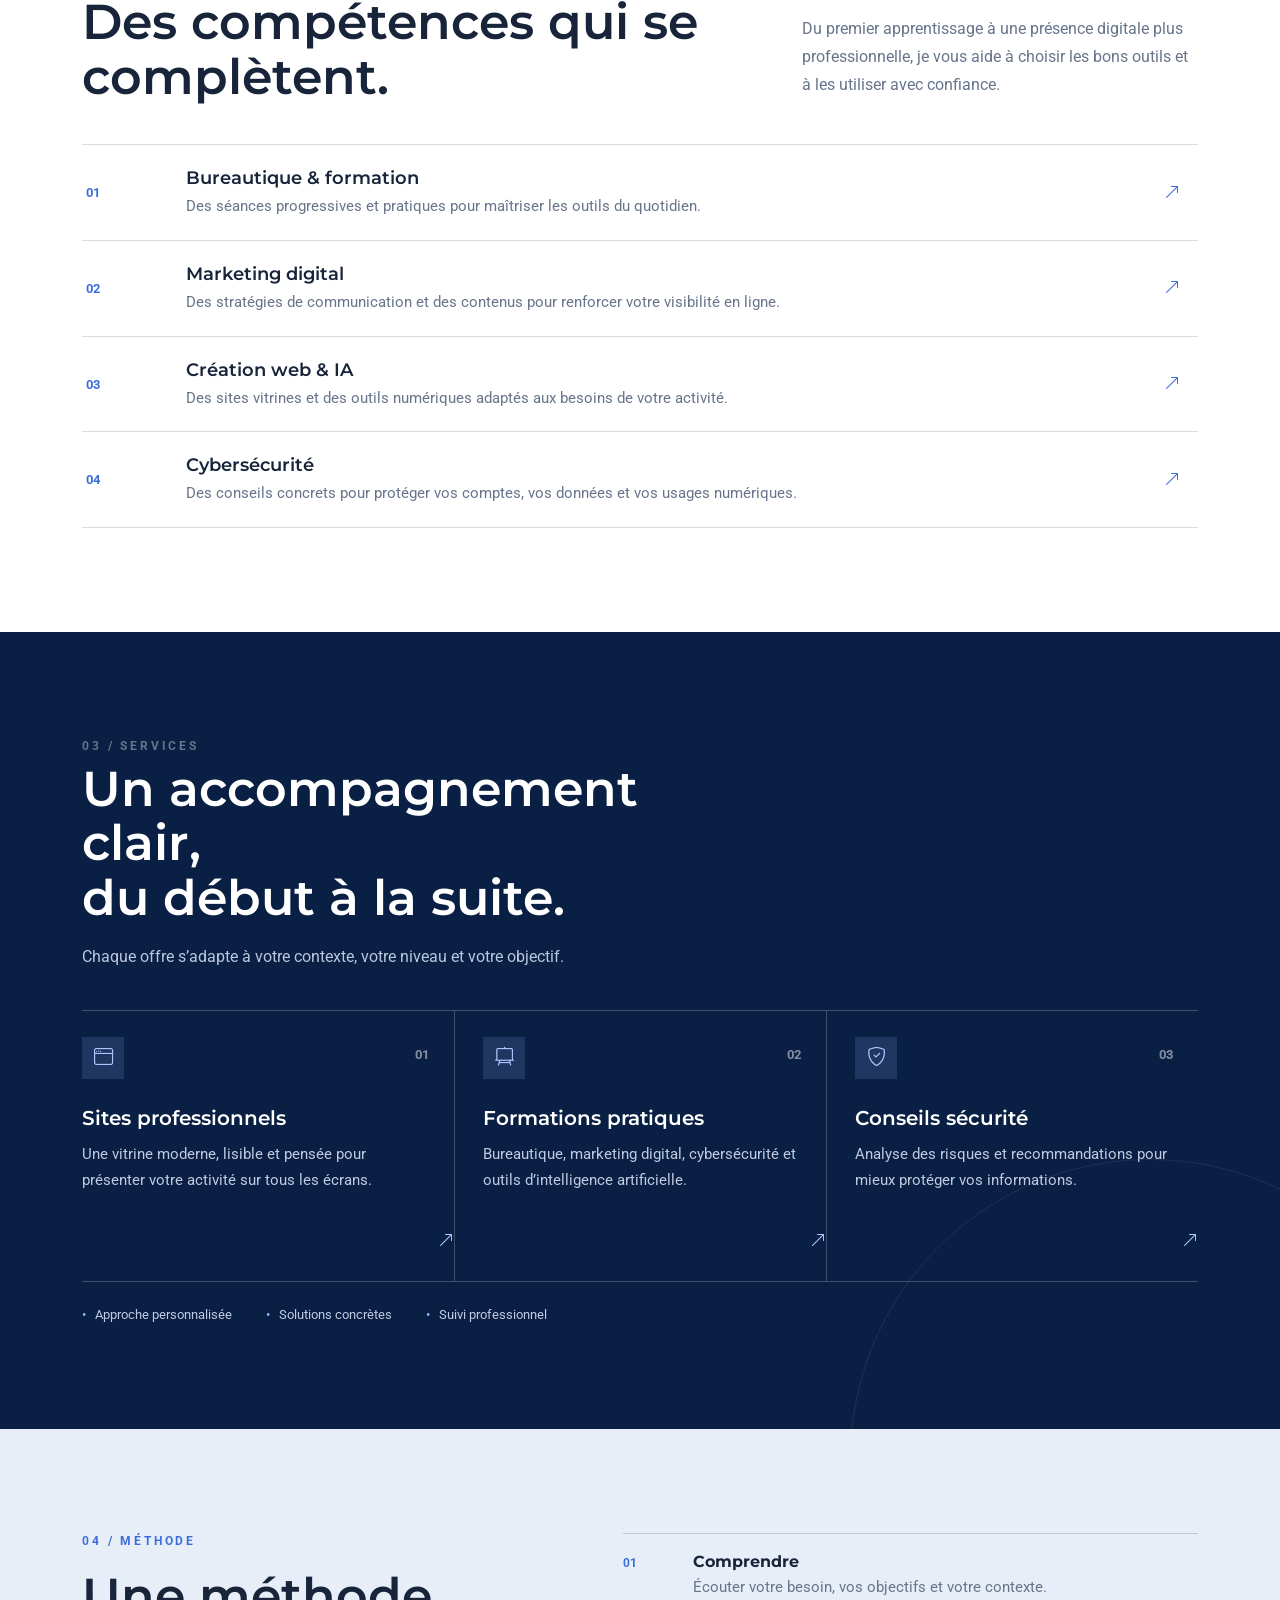
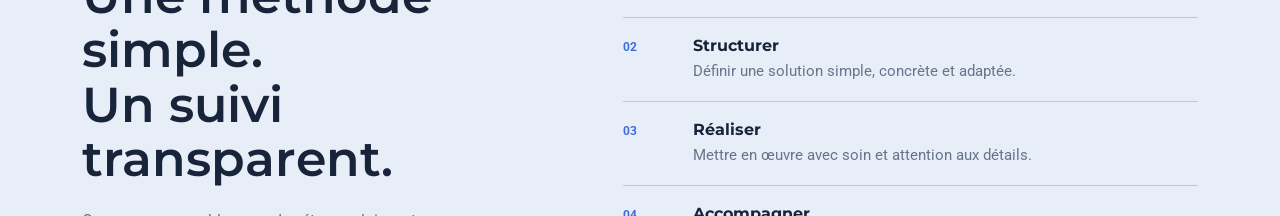
<file: portfolio.html>
<!DOCTYPE html>
<html lang="fr">
<head>
  <meta charset="UTF-8" />
  <meta name="viewport" content="width=device-width, initial-scale=1.0" />
  <meta http-equiv="refresh" content="0; url=index.html#expertises" />
  <title>Expertises | Boncoeur Namegabe Safari</title>
</head>
<body><p>Les expertises sont regroupées sur la page d’accueil. <a href="index.html#expertises">Voir les expertises</a>.</p></body>
</html>
</file>
<file: style.css>
:root {
  --primary: #0A1F44;
  --secondary: #C0C0C0;
  --white: #FFFFFF;
  --text: #1f2a3a;
  --bg: #0A1F44;
  --soft: #eef3ff;
  --accent: #3b6edb;
}

* {
  box-sizing: border-box;
}

body {
  margin: 0;
  padding-top: 88px;
  font-family: 'Roboto', sans-serif;
  background: linear-gradient(135deg, #07152f 0%, #000000 100%);
  color: #f5f7fb;
}

html {
  scroll-behavior: smooth;
}

h1, h2, h3, h4, .navbar-brand {
  font-family: 'Montserrat', sans-serif;
}

.section {
  padding: 110px 0;
  position: relative;
}

.hero-section {
  min-height: 100vh;
  background: radial-gradient(circle at top left, rgba(59,110,219,0.35), transparent 30%), linear-gradient(135deg, rgba(10,31,68,0.96), rgba(16,49,100,0.96));
  overflow: hidden;
}

.hero-section::before {
  content: '';
  position: absolute;
  inset: 0;
  background: url('https://www.transparenttextures.com/patterns/cubes.png');
  opacity: 0.08;
  pointer-events: none;
}

.eyebrow {
  letter-spacing: 0.24em;
  color: var(--secondary);
  font-size: 0.82rem;
  font-weight: 600;
}

.feature-box,
.service-card,
.choice-card,
.card {
  background: #ffffff;
  color: var(--text);
  border: 1px solid rgba(10,31,68,0.1);
  box-shadow: 0 12px 30px rgba(0,0,0,0.1);
}

.hero-section .feature-box,
.hero-section .service-card,
.hero-section .choice-card,
.hero-section .card {
  background: rgba(255,255,255,0.12);
  color: var(--white);
  border: 1px solid rgba(255,255,255,0.16);
  backdrop-filter: blur(8px);
}

.feature-pill {
  display: inline-block;
  padding: 0.55rem 0.9rem;
  border-radius: 999px;
  background: rgba(10,31,68,0.08);
  border: 1px solid rgba(10,31,68,0.14);
  color: var(--primary);
  font-size: 0.92rem;
  font-weight: 600;
}

.hero-section .feature-pill {
  background: rgba(255,255,255,0.14);
  border-color: rgba(255,255,255,0.16);
  color: var(--white);
}

.border-white-15 {
  border-color: rgba(255,255,255,0.15) !important;
}

.form-select {
  border-radius: 12px;
  padding: 0.85rem 1rem;
  background: rgba(255,255,255,0.95);
  border: 1px solid rgba(10,31,68,0.14);
  color: var(--text);
  transition: all 0.2s ease;
}

.form-select:focus {
  box-shadow: 0 0 0 0.2rem rgba(59,110,219,0.2);
  border-color: var(--accent);
}

.btn-success {
  background: linear-gradient(135deg, #0f8b57, #1fc78d);
  border: none;
  color: #fff;
}

.btn-success:hover {
  transform: translateY(-3px);
  box-shadow: 0 14px 30px rgba(15,65,55,0.22);
}

.btn-secondary {
  background: rgba(255,255,255,0.12);
  border: 1px solid rgba(255,255,255,0.16);
  color: #f7f9ff;
}

.btn-secondary:hover {
  background: rgba(255,255,255,0.18);
}

.portfolio-description {
  min-height: 96px;
}

.carousel-caption {
  max-width: 560px;
}

/* Ensure carousel images fill the slide area and keep consistent height */
.carousel-inner {
  position: relative;
}
.carousel-inner .carousel-item img {
  width: 100%;
  height: 520px;
  object-fit: cover;
}
@media (max-width: 992px) {
  .carousel-inner .carousel-item img {
    height: 360px;
  }
}
@media (max-width: 576px) {
  .carousel-inner .carousel-item img {
    height: 220px;
  }
}

.carousel-caption {
  z-index: 2;
}

.stat-card,
.cta-banner {
  background: linear-gradient(135deg, #ffffff, #f2f7ff);
  border: 1px solid rgba(10,31,68,0.08);
  box-shadow: 0 12px 30px rgba(10,31,68,0.08);
}

.stat-card {
  color: var(--text);
}

.cta-banner {
  background: linear-gradient(135deg, rgba(10,31,68,0.96), rgba(59,110,219,0.9));
  color: var(--white);
}

.bg-white {
  background: rgba(0,0,0,0.35) !important;
  color: #f5f7fb !important;
}

.bg-light {
  background: rgba(0,0,0,0.28) !important;
  color: #f5f7fb !important;
}

.bg-dark {
  background-color: var(--primary) !important;
  color: var(--white) !important;
}

.btn-primary {
  background: linear-gradient(135deg, var(--accent), var(--primary));
  border: none;
  border-radius: 999px;
  padding: 0.8rem 1.4rem;
  transition: transform 0.25s ease, box-shadow 0.25s ease;
  box-shadow: 0 12px 24px rgba(10,31,68,0.2);
}

.btn-primary:hover {
  transform: translateY(-3px);
  box-shadow: 0 16px 28px rgba(10,31,68,0.25);
}

.btn-outline-light {
  border-radius: 999px;
  padding: 0.8rem 1.3rem;
}

.navbar {
  transition: all 0.3s ease;
}

.navbar-scrolled {
  background: rgba(10,31,68,0.95) !important;
  backdrop-filter: blur(10px);
}

.nav-link {
  position: relative;
  transition: color 0.2s ease;
}

.nav-link::after {
  content: '';
  position: absolute;
  left: 0;
  bottom: -4px;
  width: 0;
  height: 2px;
  background: var(--secondary);
  transition: width 0.3s ease;
}

.nav-link:hover::after,
.nav-link.active::after {
  width: 100%;
}

.hero-card {
  position: relative;
  border: 1px solid rgba(255,255,255,0.16);
  transition: transform 0.3s ease;
}

.hero-card img {
  display: block;
  width: 100%;
  object-fit: cover;
  min-height: 420px;
}

.footer {
  position: relative;
  padding: 70px 0;
  background: linear-gradient(135deg, #07152f, var(--primary)) !important;
  color: var(--white);
}

.footer-contact a {
  color: var(--white);
  text-decoration: none;
  transition: color 0.2s ease;
}

.footer-contact a:hover {
  color: var(--secondary);
}

.icon-text {
  display: flex;
  align-items: center;
  gap: 0.75rem;
}

.icon-text i {
  color: var(--secondary);
}

.social-links {
  flex-wrap: wrap;
}

.social-link {
  display: inline-flex;
  align-items: center;
  justify-content: center;
  width: 46px;
  height: 46px;
  border-radius: 50%;
  background: rgba(255,255,255,0.12);
  color: var(--white);
  border: 1px solid rgba(255,255,255,0.16);
  transition: transform 0.25s ease, background-color 0.25s ease, color 0.25s ease;
  text-decoration: none;
}

.social-link:hover {
  transform: translateY(-3px);
  color: var(--white);
}

.social-link.facebook:hover {
  background-color: #1877f2;
}

.social-link.instagram:hover {
  background: linear-gradient(45deg, #f9ce34, #ee2a7b, #6228d7);
}

.social-link.whatsapp:hover {
  background-color: #25d366;
}

.social-link.linkedin:hover {
  background-color: #0a66c2;
}

.footer-bottom {
  font-size: 0.9rem;
}

.portfolio-card {
  cursor: pointer;
  transition: transform 0.3s ease, box-shadow 0.3s ease;
  overflow: hidden;
  background: #ffffff;
}

.portfolio-card:hover,
.portfolio-card.active-card {
  transform: translateY(-10px);
  box-shadow: 0 20px 40px rgba(0,0,0,0.2);
}

.portfolio-card img {
  width: 100%;
  height: 260px;
  object-fit: cover;
  transition: transform 0.4s ease;
}

.portfolio-card:hover img {
  transform: scale(1.05);
}

.portfolio-label {
  background: linear-gradient(135deg, rgba(10,31,68,0.95), rgba(59,110,219,0.9));
  color: var(--white);
}

.photo-frame {
  background: #ffffff;
  border: 1px solid rgba(10,31,68,0.08);
  box-shadow: 0 12px 24px rgba(0,0,0,0.08);
}

.photo-caption {
  padding: 0.9rem 1rem 1rem;
  color: var(--text);
  font-size: 0.95rem;
  line-height: 1.6;
}

.reveal-up, .reveal-left, .reveal-right {
  opacity: 0;
  transform: translateY(35px);
  transition: opacity 0.8s ease, transform 0.8s ease;
}

.reveal-left {
  transform: translateX(-35px);
}

.reveal-right {
  transform: translateX(35px);
}

.reveal-visible {
  opacity: 1;
  transform: translateX(0) translateY(0);
}

.scroll-top-btn {
  position: fixed;
  right: 24px;
  bottom: 24px;
  z-index: 1100;
  border: none;
  background: var(--accent);
  color: white;
  width: 46px;
  height: 46px;
  border-radius: 50%;
  box-shadow: 0 10px 24px rgba(0,0,0,0.22);
  opacity: 0;
  visibility: hidden;
  transform: translateY(12px);
  transition: all 0.25s ease;
}

.scroll-top-btn.show {
  opacity: 1;
  visibility: visible;
  transform: translateY(0);
}

.card:hover {
  transform: translateY(-4px);
  box-shadow: 0 16px 34px rgba(0,0,0,0.14);
}

.stat-card:hover,
.cta-banner:hover {
  transform: translateY(-4px);
}

.form-control {
  border-radius: 12px;
  padding: 0.8rem 1rem;
}

.form-control:focus {
  box-shadow: 0 0 0 0.2rem rgba(59,110,219,0.2);
  border-color: var(--accent);
}

.modal-content {
  background: rgba(8,18,44,0.96);
  color: #f5f7fb;
  border: 1px solid rgba(255,255,255,0.14);
  box-shadow: 0 28px 68px rgba(0,0,0,0.35);
}

.modal-header,
.modal-footer {
  border-color: rgba(255,255,255,0.12);
}

.modal-title {
  color: #f8fbff;
}

.modal-body {
  color: #dce6ff;
}

.modal-content .form-label {
  color: #e4ebff;
}

.modal-content .form-control,
.modal-content .form-select {
  background: rgba(255,255,255,0.08);
  border: 1px solid rgba(255,255,255,0.14);
  color: #f8fbff;
}

.modal-content .form-control::placeholder {
  color: rgba(255,255,255,0.6);
}

.modal-content .form-control:focus,
.modal-content .form-select:focus {
  background: rgba(255,255,255,0.14);
  border-color: rgba(59,110,219,0.85);
  box-shadow: 0 0 0 0.25rem rgba(59,110,219,0.18);
}

.modal-backdrop.show {
  background-color: rgba(0, 0, 0, 0.64);
}

@media (max-width: 768px) {
  .section {
    padding: 85px 0;
  }

  body {
    padding-top: 76px;
  }

  .hero-card img {
    min-height: 280px;
  }
}

:root {
  --site-ink: #17243a;
  --site-muted: #67748a;
  --site-navy: #0a1f44;
  --site-deep: #06142c;
  --site-blue: #3b6edb;
  --site-blue-light: #b9cafa;
  --site-paper: #f4f6fa;
  --site-white: #fff;
  --site-rule: rgba(23, 36, 58, .16);
}

html { scroll-behavior: smooth; scroll-padding-top: 86px; }
body { padding-top: 0; background: var(--site-paper); color: var(--site-ink); font-family: 'Roboto', sans-serif; }
h1, h2, h3, .navbar-brand { font-family: 'Montserrat', sans-serif; letter-spacing: 0; }
a { text-underline-offset: 3px; }

.site-header { position: sticky; top: 0; z-index: 1030; background: rgba(6, 20, 44, .97); box-shadow: 0 8px 24px rgba(0, 0, 0, .12); backdrop-filter: blur(12px); }
.site-header .navbar { min-height: 78px; padding-top: 10px; padding-bottom: 10px; }
.site-header .navbar-brand, .site-footer .navbar-brand { color: var(--site-white); font-size: 1.08rem; font-weight: 700; }
.navbar-brand span { color: #83a7ff; }
.site-header .nav-link { padding: 11px 13px !important; color: rgba(255,255,255,.72); font-size: .9rem; }
.site-header .nav-link:hover, .site-header .nav-link:focus { color: #fff; }
.btn-nav { padding: 10px 15px; border: 1px solid rgba(255,255,255,.3); color: #fff; font-size: .88rem; font-weight: 600; }
.btn-nav:hover { border-color: #91adf1; background: #91adf1; color: var(--site-deep); }

.hero { position: relative; overflow: hidden; min-height: min(760px, calc(100vh - 78px)); background: linear-gradient(117deg, #06142c 0%, #0a1f44 58%, #15366d 100%); color: #fff; }
.hero::before { position: absolute; right: -12%; bottom: -52%; width: min(70vw, 900px); aspect-ratio: 1; border: 1px solid rgba(255,255,255,.1); border-radius: 50%; content: ''; }
.hero::after { position: absolute; right: 2%; bottom: -45%; width: min(54vw, 690px); aspect-ratio: 1; border: 1px solid rgba(255,255,255,.075); border-radius: 50%; content: ''; }
.hero-grid { position: absolute; inset: 0; opacity: .13; background-image: linear-gradient(rgba(255,255,255,.12) 1px, transparent 1px), linear-gradient(90deg, rgba(255,255,255,.12) 1px, transparent 1px); background-size: 68px 68px; mask-image: linear-gradient(90deg, transparent, #000 75%); }
.hero-content { position: relative; z-index: 1; display: grid; grid-template-columns: minmax(0, 1.1fr) minmax(300px, .72fr); align-items: center; gap: clamp(40px, 8vw, 120px); min-height: inherit; padding-top: 72px; padding-bottom: 86px; }
.hero-copy { max-width: 680px; animation: appear-up .7s ease both; }
.eyebrow { display: flex; align-items: center; gap: 10px; margin: 0 0 18px; color: #b7c8ed; font-size: .74rem; font-weight: 700; text-transform: uppercase; }
.eyebrow > span { width: 22px; height: 1px; background: currentColor; }
.eyebrow-blue { color: var(--site-blue); }
.hero h1 { margin: 0; font-size: clamp(3.1rem, 6.2vw, 6rem); font-weight: 600; line-height: 1.02; }
.hero h1 em { color: #9cb8ff; font-style: normal; }
.hero-intro { max-width: 540px; margin: 25px 0 0; color: rgba(255,255,255,.78); font-size: 1.08rem; line-height: 1.75; }
.hero-actions { display: flex; flex-wrap: wrap; align-items: center; gap: 12px; margin-top: 30px; }
.button { display: inline-flex; align-items: center; justify-content: center; gap: 12px; min-height: 48px; padding: 12px 17px; border: 1px solid transparent; border-radius: 4px; font-weight: 600; text-decoration: none; transition: background-color .2s ease, color .2s ease, border-color .2s ease, transform .2s ease; }
.button:hover { transform: translateY(-2px); }
.button-blue { background: var(--site-blue); color: #fff; }
.button-blue:hover { background: #5180e2; color: #fff; }
.button-quiet { border-color: rgba(255,255,255,.28); color: #fff; }
.button-quiet:hover { border-color: #fff; color: #fff; }
.hero-meta { display: flex; flex-wrap: wrap; align-items: center; gap: 13px; margin-top: 54px; color: rgba(255,255,255,.6); font-size: .82rem; }
.meta-line { width: 26px; height: 1px; background: rgba(255,255,255,.4); }
.hero-portrait { position: relative; width: 100%; max-width: 440px; justify-self: end; margin: 0; padding: 0 0 48px 30px; animation: appear-up .85s .1s ease both; }
.hero-portrait::before { position: absolute; top: 25px; right: -20px; bottom: 70px; left: 4px; border: 1px solid rgba(160,187,255,.6); content: ''; }
.hero-portrait img { position: relative; display: block; width: 100%; aspect-ratio: 4 / 4.65; object-fit: cover; object-position: center 32%; filter: saturate(.8); }
.hero-portrait figcaption { position: absolute; right: 0; bottom: 0; display: flex; align-items: center; gap: 13px; max-width: 310px; padding: 14px 18px; background: #f4f6fa; color: var(--site-ink); font-size: .86rem; font-weight: 600; line-height: 1.45; }
.hero-portrait figcaption span { color: var(--site-blue); font-size: .74rem; }
.hero-scroll { position: absolute; bottom: 24px; left: 50%; display: grid; width: 36px; height: 36px; place-items: center; border: 1px solid rgba(255,255,255,.28); border-radius: 50%; color: #fff; text-decoration: none; transform: translateX(-50%); }

.section { position: relative; padding: 104px 0; }
.section-paper { background: var(--site-paper); }
.about-layout { display: grid; grid-template-columns: 170px minmax(0, 1.25fr) minmax(210px, .65fr); align-items: start; gap: clamp(28px, 5vw, 76px); }
.section-kicker { display: flex; align-items: center; gap: 12px; padding-top: 8px; color: var(--site-muted); font-size: .76rem; font-weight: 700; white-space: nowrap; }
.kicker-rule { width: 32px; height: 1px; background: var(--site-blue); }
.about-copy h2, .section-heading h2, .method-layout h2, .contact-copy h2, .support-layout h2 { margin: 0; font-size: clamp(2rem, 3.8vw, 3.6rem); font-weight: 600; line-height: 1.12; }
.about-copy > p:not(.eyebrow) { max-width: 650px; margin: 22px 0; color: var(--site-muted); font-size: 1.02rem; line-height: 1.8; }
.text-link { display: inline-flex; align-items: center; gap: 10px; color: var(--site-blue); font-size: .92rem; font-weight: 700; text-decoration: none; }
.about-note { padding: 24px 0 0 23px; border-left: 1px solid var(--site-rule); }
.note-mark { display: block; height: 35px; color: var(--site-blue); font-family: Georgia, serif; font-size: 3rem; line-height: 1; }
.about-note p { margin: 10px 0 16px; color: var(--site-ink); font-family: 'Montserrat', sans-serif; font-size: 1.02rem; font-weight: 600; line-height: 1.55; }
.note-credit { color: var(--site-muted); font-size: .78rem; }

.expertise-section { background: #fff; }
.section-heading { margin-bottom: 40px; }
.split-heading { display: grid; grid-template-columns: 1.1fr .65fr; align-items: end; gap: 50px; }
.section-heading h2 { max-width: 680px; }
.section-heading > p { max-width: 420px; margin: 0 0 5px; color: var(--site-muted); line-height: 1.75; }
.expertise-list { border-top: 1px solid var(--site-rule); }
.expertise-row { display: grid; grid-template-columns: 80px 1fr 30px; align-items: center; gap: 20px; padding: 22px 4px; border-bottom: 1px solid var(--site-rule); transition: padding .2s ease, color .2s ease; }
.expertise-row:hover { padding-right: 12px; padding-left: 12px; color: var(--site-blue); }
.expertise-number, .service-index { color: var(--site-blue); font-size: .8rem; font-weight: 700; }
.expertise-row h3 { margin: 0 0 6px; color: var(--site-ink); font-size: 1.14rem; font-weight: 600; }
.expertise-row p { margin: 0; color: var(--site-muted); font-size: .92rem; line-height: 1.55; }
.expertise-row > i { color: var(--site-blue); }

.services-section { overflow: hidden; background: var(--site-navy); color: #fff; }
.services-section::after { position: absolute; right: -170px; bottom: -330px; width: 600px; height: 600px; border: 1px solid rgba(255,255,255,.08); border-radius: 50%; content: ''; pointer-events: none; }
.services-heading { position: relative; z-index: 1; max-width: 760px; }
.services-heading h2 { color: #fff; }
.services-heading > p:last-child { max-width: 520px; margin: 18px 0 0; color: #bac8df; line-height: 1.7; }
.services-grid { position: relative; z-index: 1; display: grid; grid-template-columns: repeat(3, 1fr); border-top: 1px solid rgba(255,255,255,.22); border-bottom: 1px solid rgba(255,255,255,.22); }
.service-item { position: relative; min-height: 270px; padding: 26px 28px 30px 0; }
.service-item + .service-item { padding-left: 28px; border-left: 1px solid rgba(255,255,255,.22); }
.service-icon { display: inline-flex; align-items: center; justify-content: center; width: 42px; height: 42px; margin-bottom: 27px; background: rgba(141,171,238,.16); color: #adc4ff; font-size: 1.2rem; }
.service-index { position: absolute; top: 34px; right: 25px; color: rgba(255,255,255,.5); }
.service-item h3 { max-width: 260px; margin: 0 0 12px; color: #fff; font-size: 1.25rem; font-weight: 600; }
.service-item p { max-width: 330px; margin: 0; color: #bfcbe0; font-size: .94rem; line-height: 1.7; }
.service-item > a { position: absolute; right: 0; bottom: 28px; color: #adc4ff; text-decoration: none; }
.service-item + .service-item > a { right: 0; }
.service-footnote { display: flex; flex-wrap: wrap; gap: 15px 34px; margin-top: 23px; color: #bfcbe0; font-size: .82rem; }
.service-footnote span::before { margin-right: 9px; color: #8eafff; content: '•'; }

.method-section { background: #e8eef8; }
.method-layout { display: grid; grid-template-columns: minmax(0, .85fr) minmax(0, 1.15fr); gap: clamp(40px, 9vw, 130px); }
.method-intro { max-width: 370px; margin: 20px 0 0; color: var(--site-muted); line-height: 1.7; }
.method-steps { margin: 0; padding: 0; border-top: 1px solid rgba(10,31,68,.18); list-style: none; }
.method-steps li { display: grid; grid-template-columns: 52px 1fr; gap: 18px; padding: 18px 0; border-bottom: 1px solid rgba(10,31,68,.18); }
.method-steps li > span { padding-top: 2px; color: var(--site-blue); font-size: .78rem; font-weight: 700; }
.method-steps h3 { margin: 0 0 5px; font-size: 1rem; font-weight: 700; }
.method-steps p { margin: 0; color: var(--site-muted); font-size: .92rem; line-height: 1.55; }

.numbers-band { padding: 40px 0; background: #dbe5f5; }
.numbers-grid { display: grid; grid-template-columns: repeat(4, 1fr); }
.numbers-grid > div { padding: 0 22px; border-left: 1px solid rgba(10,31,68,.17); }
.numbers-grid > div:first-child { padding-left: 0; border-left: 0; }
.numbers-grid strong { color: var(--site-navy); font-family: 'Montserrat', sans-serif; font-size: 2.4rem; font-weight: 600; line-height: 1; }
.numbers-grid strong span { color: var(--site-blue); }
.numbers-grid p { max-width: 180px; margin: 8px 0 0; color: var(--site-muted); font-size: .82rem; line-height: 1.45; }

.support-section { position: relative; overflow: hidden; padding: 78px 0; background: linear-gradient(112deg, #0a1f44, #15366d); color: #fff; }
.support-layout { display: grid; grid-template-columns: minmax(0, 1.1fr) minmax(280px, .7fr); align-items: center; gap: 70px; }
.support-layout h2 { max-width: 620px; }
.support-layout > div:first-child > p:not(.eyebrow) { max-width: 560px; margin: 17px 0 25px; color: #c3d0e5; line-height: 1.7; }
.button-light { background: #fff; color: var(--site-navy); }
.button-light:hover { background: #dce7fc; color: var(--site-navy); }
.support-details { padding: 20px 0 20px 25px; border-left: 1px solid rgba(255,255,255,.22); }
.support-label { margin: 0 0 13px; color: #aebfe0; font-size: .78rem; font-weight: 700; text-transform: uppercase; }
.payment-line { display: flex; justify-content: space-between; gap: 14px; padding: 13px 0; border-bottom: 1px solid rgba(255,255,255,.2); }
.payment-line a { color: #fff; font-weight: 700; text-decoration: none; }
.support-note { margin: 14px 0 0; color: #bac8df; font-size: .83rem; line-height: 1.55; }

.contact-section { background: var(--site-paper); }
.contact-layout { display: grid; grid-template-columns: minmax(0, .85fr) minmax(320px, .8fr); align-items: start; gap: clamp(40px, 9vw, 130px); }
.contact-copy > p:not(.eyebrow) { max-width: 490px; margin: 19px 0 24px; color: var(--site-muted); line-height: 1.75; }
.contact-list { display: grid; gap: 12px; margin: 0 0 20px; padding: 0; list-style: none; }
.contact-list li { display: flex; align-items: center; gap: 11px; color: var(--site-muted); }
.contact-list i { width: 18px; color: var(--site-blue); }
.contact-list a { color: var(--site-ink); text-decoration: none; }
.whatsapp-link { display: inline-flex; align-items: center; gap: 9px; color: #176b45; font-weight: 700; text-decoration: none; }
.site-form { display: grid; gap: 9px; padding: 25px; border: 1px solid #d9e0eb; background: #fff; box-shadow: 0 18px 45px rgba(10,31,68,.08); }
.form-heading { display: flex; justify-content: space-between; margin-bottom: 7px; padding-bottom: 13px; border-bottom: 1px solid var(--site-rule); font-family: 'Montserrat', sans-serif; font-size: 1.03rem; font-weight: 700; }
.form-heading i { color: var(--site-blue); }
.site-form label, .newsletter-form label { margin-top: 5px; color: var(--site-ink); font-size: .86rem; font-weight: 700; }
.site-form .form-control, .site-form .form-select, .newsletter-input .form-control { min-height: 45px; border: 1px solid #d4dce8; border-radius: 4px; background-color: #fff; color: var(--site-ink); box-shadow: none; }
.site-form .form-control:focus, .site-form .form-select:focus, .newsletter-input .form-control:focus { border-color: var(--site-blue); box-shadow: 0 0 0 3px rgba(59,110,219,.14); }
.site-form textarea.form-control { min-height: 120px; }
.form-submit { width: 100%; margin-top: 10px; }
.form-status { margin: 4px 0 0; color: #176b45; font-size: .86rem; line-height: 1.5; }
.form-status.is-error { color: #b42318; }

.site-footer { background: var(--site-deep); color: #fff; }
.footer-main { display: grid; grid-template-columns: 1fr minmax(320px, .8fr); gap: 42px; padding-top: 47px; padding-bottom: 45px; }
.footer-identity > p { margin: 9px 0 17px; color: #aebbd0; font-size: .88rem; }
.social-links { display: flex; gap: 9px; }
.social-links a { display: grid; width: 36px; height: 36px; place-items: center; border: 1px solid rgba(255,255,255,.22); color: #dce5f3; text-decoration: none; transition: background .2s ease, color .2s ease; }
.social-links a:hover { background: #83a7ff; color: var(--site-deep); }
.newsletter-form { max-width: 450px; justify-self: end; width: 100%; }
.newsletter-form label { margin: 0 0 4px; color: #fff; font-size: 1rem; }
.newsletter-form > p:not(.form-status) { margin: 0 0 11px; color: #aebbd0; font-size: .84rem; }
.newsletter-input { display: flex; gap: 8px; }
.newsletter-input .form-control { min-width: 0; background: rgba(255,255,255,.96); }
.newsletter-input button { flex: 0 0 46px; border: 0; border-radius: 4px; background: var(--site-blue); color: #fff; font-size: 1.1rem; }
.newsletter-input button:hover { background: #5884e7; }
.newsletter-form .form-status { color: #bde7cc; }
.newsletter-form .form-status.is-error { color: #ffc2bd; }
.footer-bottom { display: flex; justify-content: space-between; gap: 20px; padding-top: 17px; padding-bottom: 20px; border-top: 1px solid rgba(255,255,255,.14); color: #aebbd0; font-size: .78rem; }
.footer-bottom a { color: #dce5f3; text-decoration: none; }

@keyframes appear-up { from { opacity: 0; transform: translateY(16px); } to { opacity: 1; transform: translateY(0); } }
@media (max-width: 991.98px) {
  .site-header .navbar { min-height: 70px; }
  .site-header .navbar-collapse { padding: 8px 0 15px; }
  .site-header .nav-link { padding: 9px 2px !important; }
  .hero-content { gap: 42px; }
  .hero h1 { font-size: clamp(2.9rem, 6.7vw, 4.6rem); }
  .about-layout { grid-template-columns: 120px minmax(0, 1fr); }
  .about-note { grid-column: 2; }
  .service-item { padding-right: 18px; }
  .service-item + .service-item { padding-left: 18px; }
  .support-layout { gap: 40px; }
}
@media (max-width: 767.98px) {
  html { scroll-padding-top: 70px; }
  .hero { min-height: 0; }
  .hero-content { grid-template-columns: 1fr; gap: 34px; padding-top: 65px; padding-bottom: 82px; }
  .hero h1 { font-size: clamp(3rem, 12vw, 4.6rem); }
  .hero-intro { font-size: 1rem; }
  .hero-meta { margin-top: 32px; }
  .hero-portrait { width: min(100%, 390px); justify-self: start; margin-left: auto; padding-left: 19px; }
  .hero-portrait::before { right: -10px; left: 0; }
  .hero-scroll { display: none; }
  .section { padding: 72px 0; }
  .about-layout { grid-template-columns: 1fr; gap: 25px; }
  .section-kicker { padding-top: 0; }
  .about-note { grid-column: auto; max-width: 440px; margin-left: 4px; }
  .split-heading { grid-template-columns: 1fr; gap: 15px; }
  .section-heading { margin-bottom: 28px; }
  .expertise-row { grid-template-columns: 38px 1fr 22px; gap: 12px; padding: 18px 0; }
  .expertise-row h3 { font-size: 1rem; }
  .expertise-row p { font-size: .87rem; }
  .services-grid { grid-template-columns: 1fr; }
  .service-item, .service-item + .service-item { min-height: 0; padding: 21px 46px 26px 0; border-left: 0; }
  .service-item + .service-item { border-top: 1px solid rgba(255,255,255,.22); }
  .service-icon { margin-bottom: 18px; }
  .service-index { right: 0; }
  .service-item > a, .service-item + .service-item > a { right: 0; bottom: 25px; }
  .method-layout { grid-template-columns: 1fr; gap: 34px; }
  .numbers-grid { grid-template-columns: repeat(2, 1fr); gap: 24px 0; }
  .numbers-grid > div:nth-child(3) { padding-left: 0; border-left: 0; }
  .numbers-grid strong { font-size: 2.05rem; }
  .support-layout { grid-template-columns: 1fr; gap: 30px; }
  .support-details { padding-left: 18px; }
  .contact-layout { grid-template-columns: 1fr; gap: 34px; }
  .site-form { padding: 20px; }
  .footer-main { grid-template-columns: 1fr; gap: 28px; }
  .newsletter-form { justify-self: start; }
}
@media (max-width: 420px) {
  .hero-actions { align-items: stretch; flex-direction: column; }
  .hero-actions .button { justify-content: space-between; }
  .hero-meta { align-items: flex-start; flex-direction: column; gap: 8px; }
  .meta-line { display: none; }
  .numbers-grid > div { padding-right: 10px; padding-left: 14px; }
  .footer-bottom { align-items: flex-start; flex-direction: column; gap: 8px; }
}
@media (prefers-reduced-motion: reduce) {
  html { scroll-behavior: auto; }
  *, *::before, *::after { animation-duration: .01ms !important; transition-duration: .01ms !important; }
}
</file>
